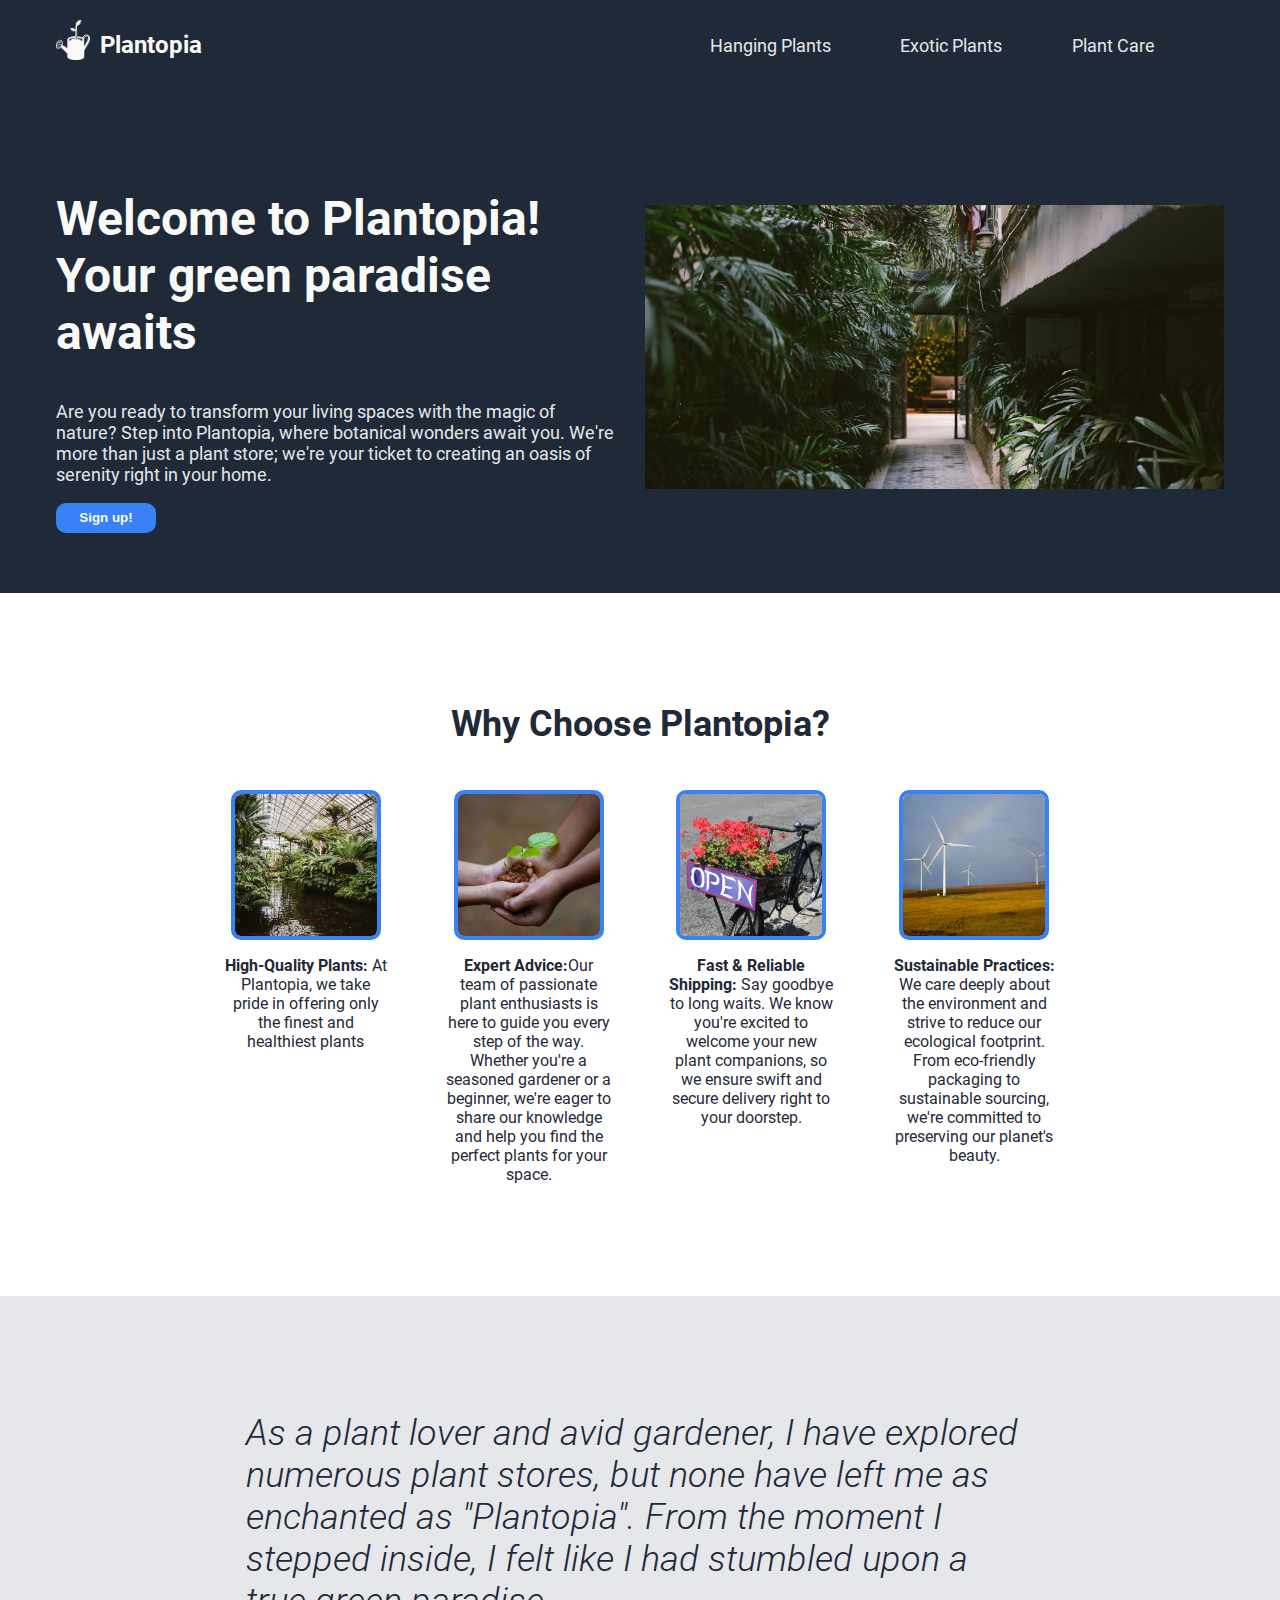
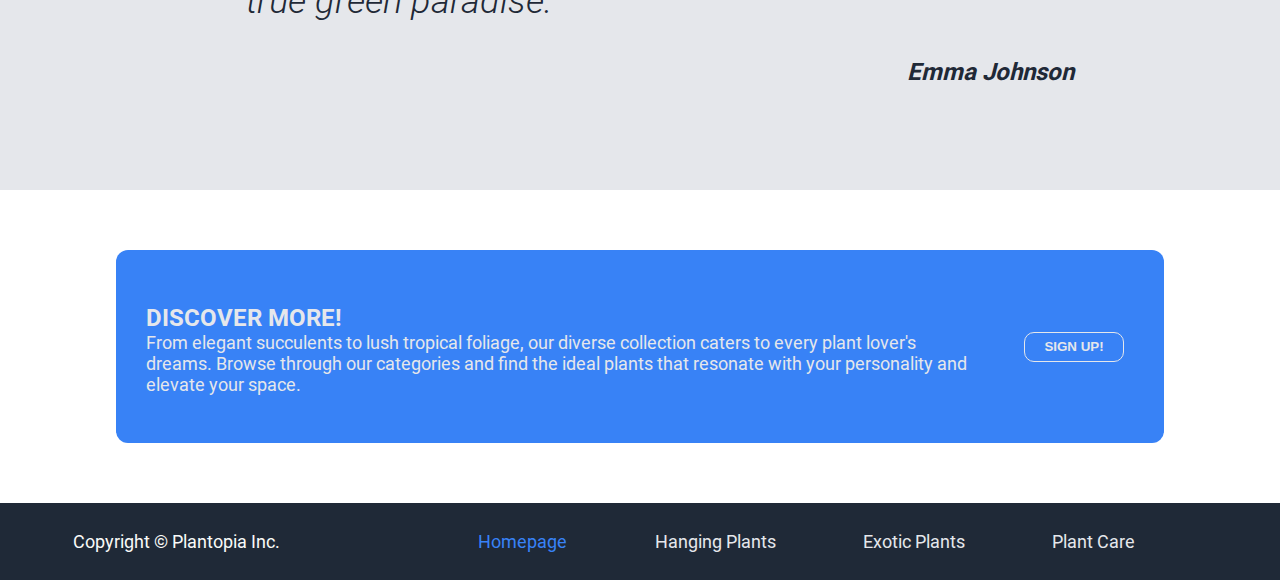
<file: index.html>
<!DOCTYPE html>
<html lang="en">
<head>
    <meta charset="UTF-8">
    <meta name="viewport" content="width=device-width, initial-scale=1.0">
    <link rel="stylesheet" type="text/css" href="style.css">
    <link rel="stylesheet" type="text/css" href="landing_page.css">
    <title>Plantopia</title>
</head>
<body>
    <header>
        <nav>
            <div class="container">
                <div class="row">
                    <a href="./index.html" class="header-logo">
                        <img class="img-logo" src="./img/logo.png" alt="Plantopia's logo; a watering can">
                        <h1>Plantopia</h1>
                    </a>
                    <div class="navigation-links">
                        <a href="./pages/hanging_plants.html">Hanging Plants</a>
                        <a href="./pages/exotic.html">Exotic Plants</a>
                        <a href="./pages/plant-care.html">Plant Care</a>
                    </div>
                </div>
            </div>
        </nav>
    </header>
    <main>
        <section class="main-hero">
            <div class="container row">
                <div class="main-hero-text">
                    <h2 class="main-hero-title">Welcome to Plantopia! Your
                        green paradise awaits</h2>
                    <p class="main-hero-subtext">
                        Are you ready to transform your living spaces with the magic
                        of nature? Step into Plantopia, where botanical wonders await
                        you. We're more than just a plant store; we're your ticket to
                        creating an oasis of serenity right in your home.
                    </p>
                    <button class="btn client-area-button">
                        Sign up!
                    </button>
                </div>
                <picture class="main-hero-img">
                    <img src="./img/main-hero-garden.jpg" alt="Photo of our tropical garden">
                </picture>
            </div>
        </section>
        <section class="container-sm why-plantopia">
            <h2 class="">Why Choose Plantopia?</h2>
            <section class="row">
                <div class="item">
                    <img class="reason-img" src="./img/high-quality-plants.jpg" alt="">
                    <p>
                        <strong>High-Quality Plants:</strong> At Plantopia, we take
                        pride in offering only the finest and healthiest plants
                    </p>
                </div>
                <div class="item">
                    <img class="reason-img" src="./img/expert-advice.jpg" alt="">
                    <p>
                        <strong>Expert Advice:</strong>Our team of passionate plant
                        enthusiasts is here to guide you every step of the way.
                        Whether you're a seasoned gardener or a beginner, we're
                        eager to share our knowledge and help you find the perfect
                        plants for your space.
                    </p>
                </div>
                <div class="item">
                    <img class="reason-img" src="./img/fast-shipping.jpg" alt="">
                    <p>
                        <strong>Fast & Reliable Shipping:</strong> Say goodbye to
                        long waits. We know you're excited to welcome your new
                        plant companions, so we ensure swift and secure delivery
                        right to your doorstep.
                    </p>
                </div>
                <div class="item">
                    <img class="reason-img" src="./img/sustainability.jpg" alt="">
                    <p>
                        <strong>Sustainable Practices:</strong> We care deeply
                        about the environment and strive to reduce our ecological
                        footprint. From eco-friendly packaging to sustainable
                        sourcing, we're committed to preserving our planet's
                        beauty.
                    </p>
                </div>
            </section>
        </section>
        <section class="quote-section">
            <div class="container-sm">
                <blockquote class="quote">
                    As a plant lover and avid gardener, I have explored
                    numerous plant stores, but none have left me as
                    enchanted as "Plantopia". From the moment I
                    stepped inside, I felt like I had stumbled upon a true
                    green paradise.
                </blockquote>
                <cite class="quote-name text-right">
                    <p><b>Emma Johnson</b></p>
                </cite>
            </div>
        </section>
        <section class="container row" ID="cta">
            <div class="call-to-action">
                <div class="info">
                    <h3>DISCOVER MORE!</h3>
                    <p>From elegant succulents to lush tropical foliage, our diverse collection caters to every plant
                        lover's dreams.
                        Browse through our categories and find the ideal plants that resonate with your personality and
                        elevate your space.
                    </p>
                </div>
                <button class="btn">SIGN UP!</button>
            </div>
        </section>
    </main>
    <footer>
        <div class="container row" ID="copyright">
            <p>Copyright © Plantopia Inc.</p>
        </div>
        <div>
            <nav class="navigation-links">
                <a href="./index.html" class="active">Homepage</a>
                <a href="./pages/hanging_plants.html">Hanging Plants</a>
                <a href="./pages/exotic.html">Exotic Plants</a>
                <a href="./pages/plant-care.html">Plant Care</a>
            </nav>
        </div>
    </footer>
</body>
</html>
</file>
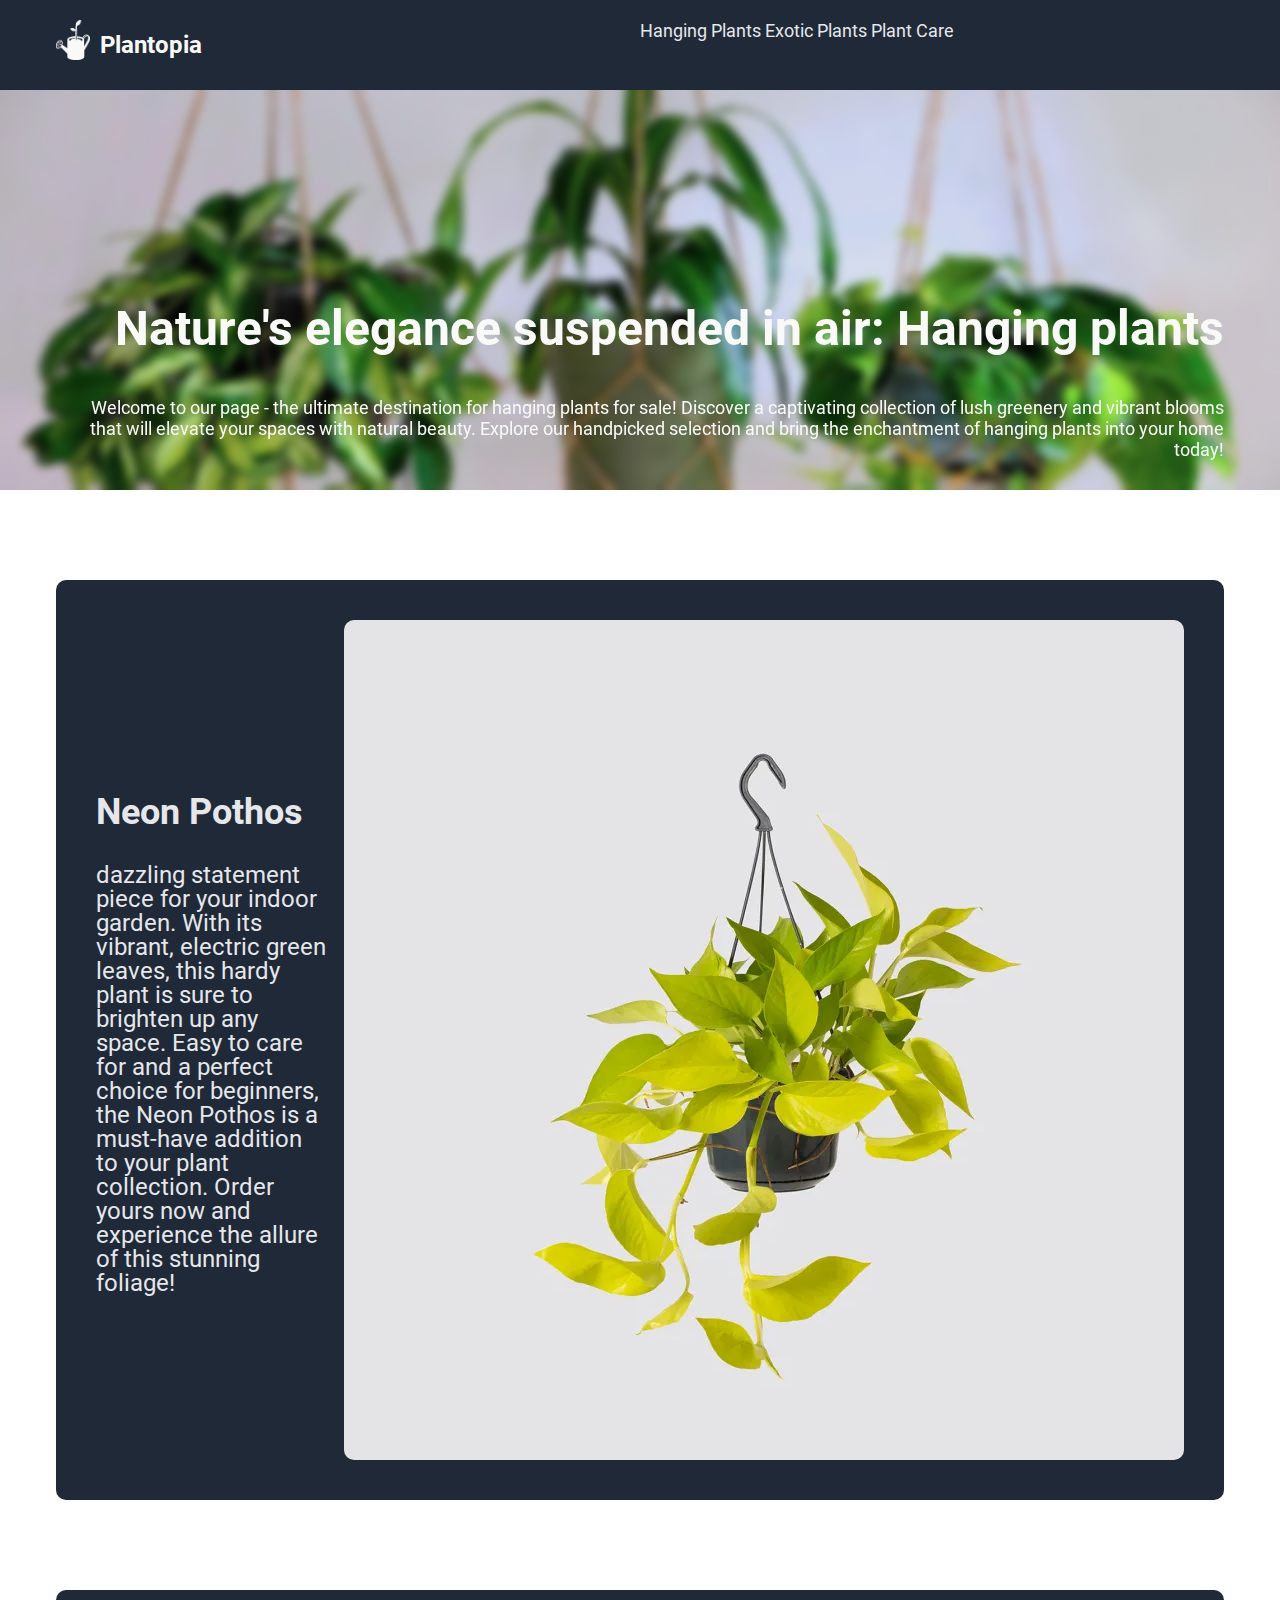
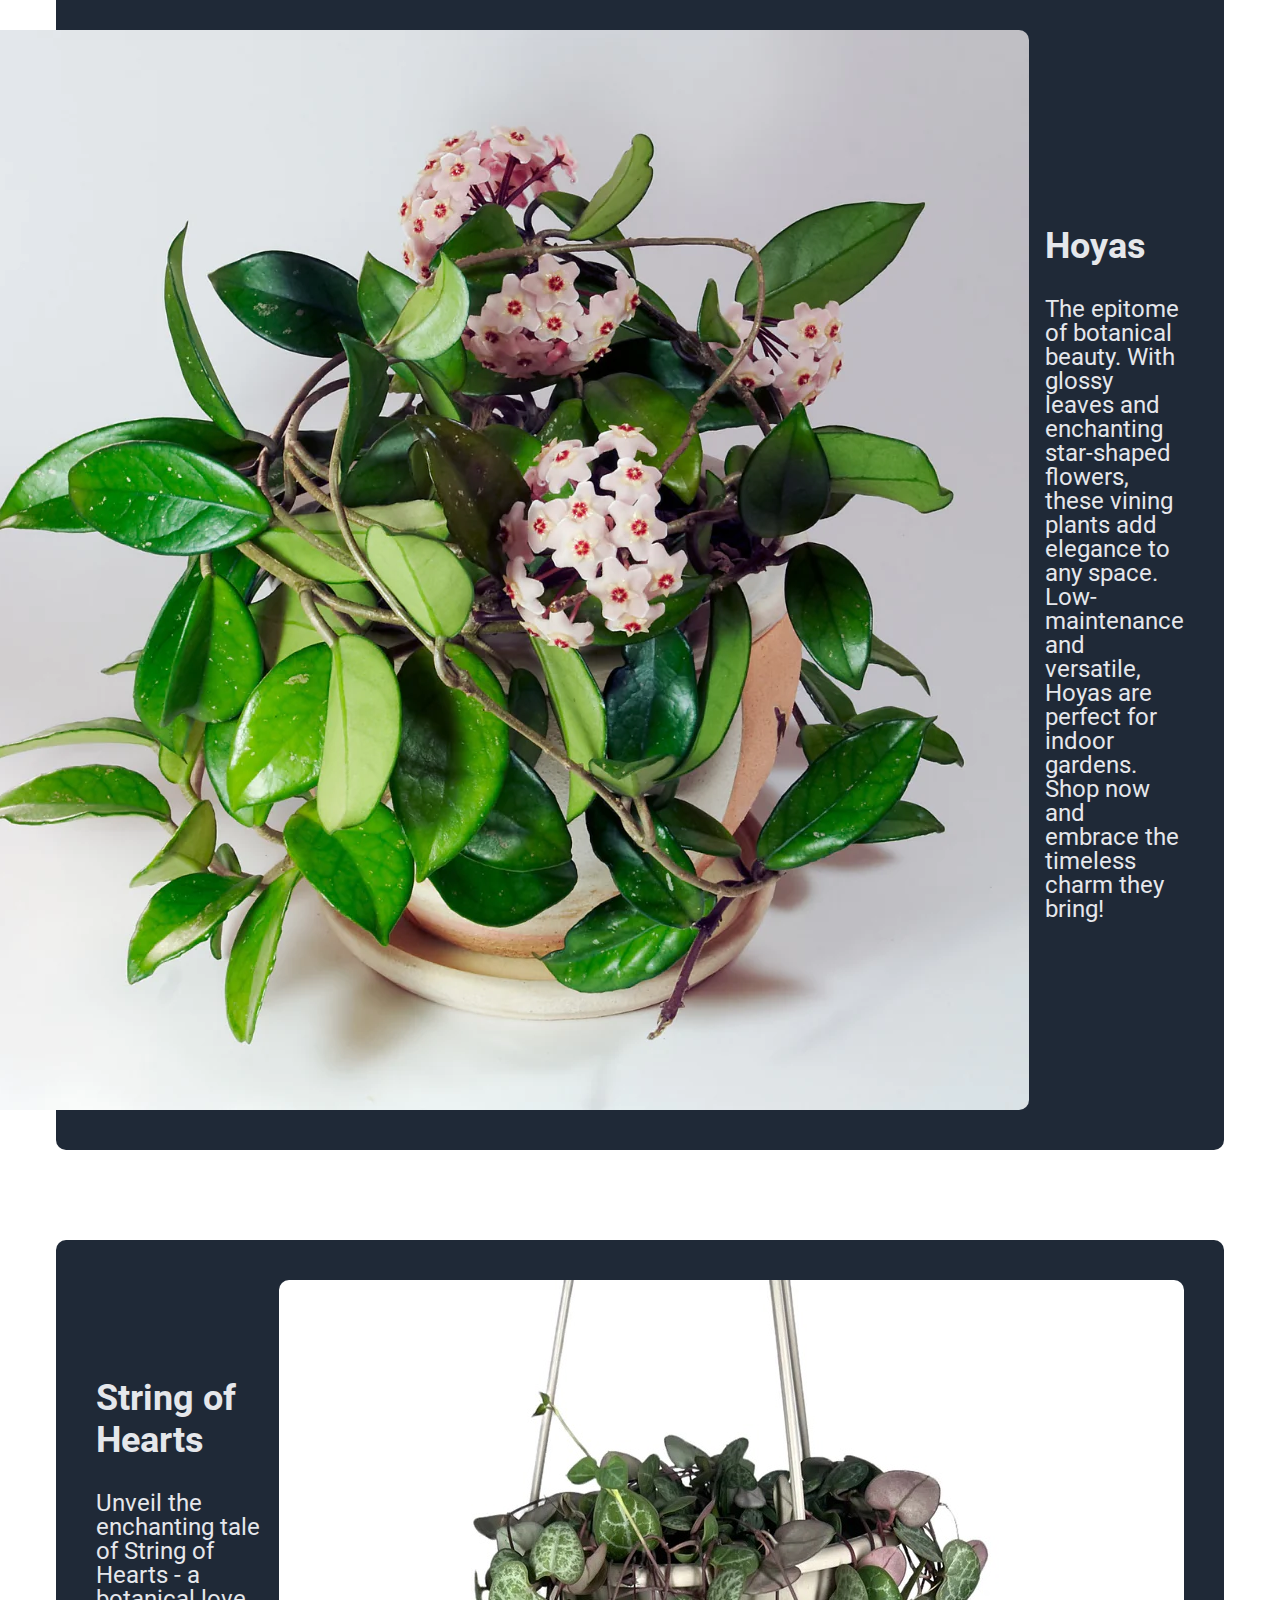
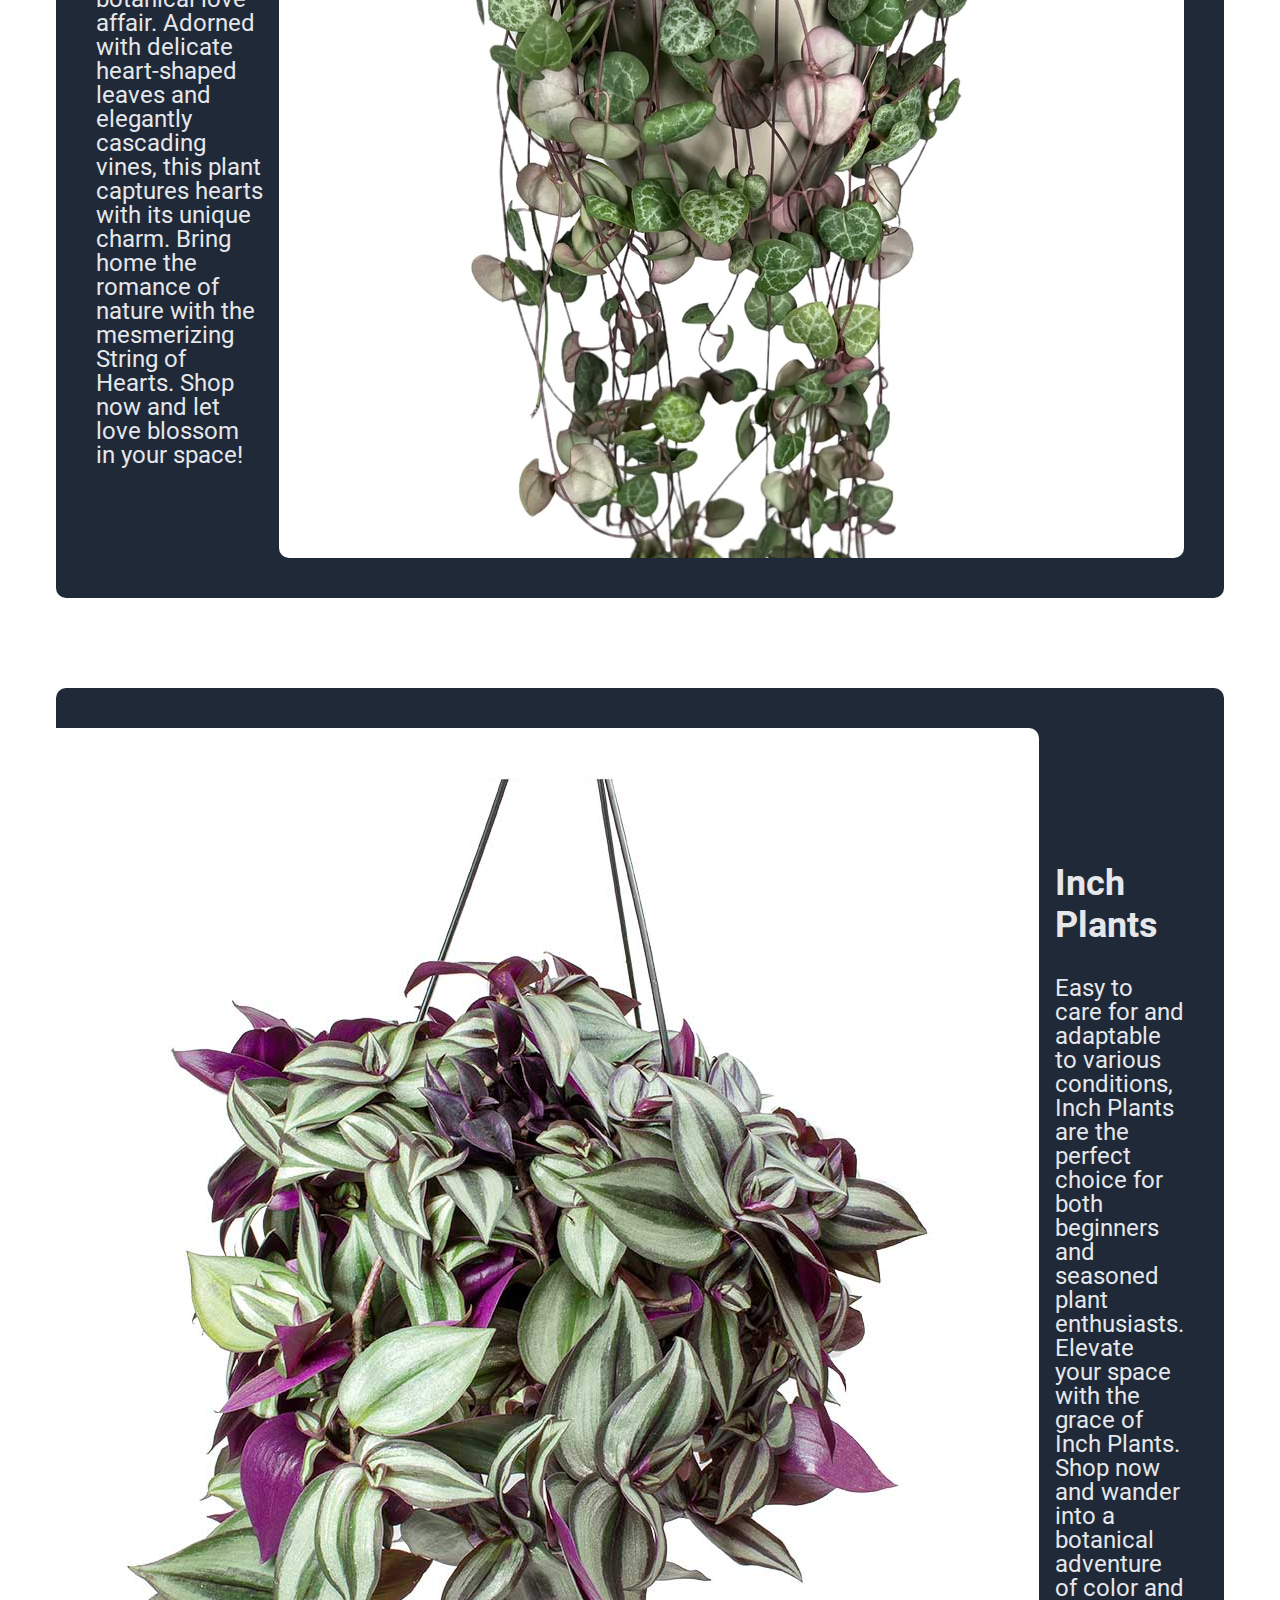
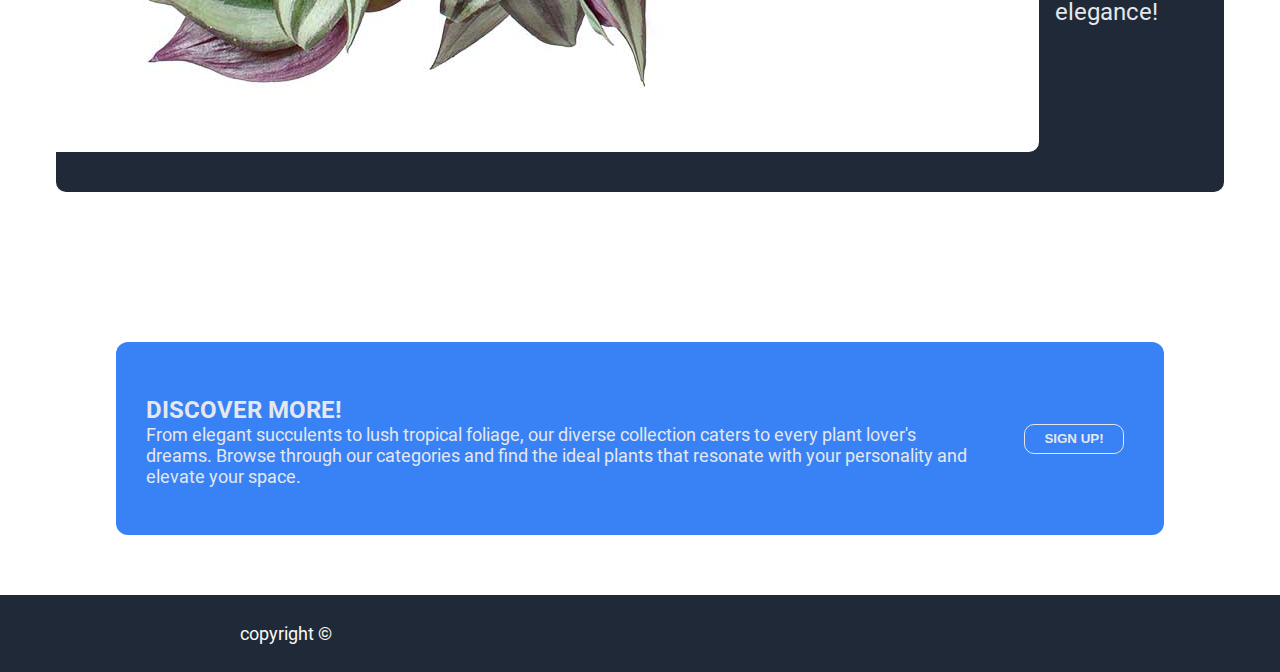
<file: hanging_plants.html>
<!doctype html>
<html lang="en">

<head>
    <meta charset="UTF-8">
    <meta name="viewport"
        content="width=device-width, user-scalable=no, initial-scale=1.0, maximum-scale=1.0, minimum-scale=1.0">
    <meta http-equiv="X-UA-Compatible" content="ie=edge">
    <link rel="stylesheet" type="text/css" href="style.css">
    <link rel="stylesheet" type="text/css" href="card.css">


    <title>Hanging Plants</title>
</head>

<body>
    <header>
        <nav>
            <div class="container">
                <div class="row">
                    <a href="./index.html" class="header-logo">
                        <img class="img-logo" src="./img/logo.png" alt="Plantopia's logo; a watering can">
                        <h1>Plantopia</h1>
                    </a>
                    <div class="header-links">
                        <a href="./hanging_plants.html" class="active">Hanging Plants</a>
                        <a href="./pages/exotic.html">Exotic Plants</a>
                        <a href="./pages/plant-care.html">Plant Care</a>
                    </div>
                </div>
            </div>
        </nav>
    </header>
    <main>
        <section class="hero hanging_plants">
            <div class="hero-overlay ">
                <div class="container">
                    <h2>Nature's elegance suspended in air: Hanging plants</h2>
                    <p class="m-0 ">
                        Welcome to our page - the ultimate destination for hanging plants for sale! Discover a
                        captivating collection of lush greenery and vibrant
                        blooms that will elevate your spaces with natural beauty. Explore our handpicked selection and
                        bring
                        the enchantment of hanging plants into your home today!
                    </p>
                </div>

            </div>
        </section>
        <section class="container">
            <div class="plants">
                <div class="card">
                    <div class="card-text pe-2">
                        <h2>Neon Pothos</h2>
                        <p>
                            dazzling statement piece for your indoor garden.
                            With its vibrant, electric green leaves, this hardy plant is sure to brighten up any space.
                            Easy to care for and a perfect choice for beginners, the Neon Pothos is a must-have addition
                            to
                            your plant collection.
                            Order yours now and experience the allure of this stunning foliage!
                        </p>
                    </div>
                    <img src="./img/neon_pothos.jpg" alt="Neon Pothos" class="card-pic">
                </div>
                <div class="card">
                    <div class="card-text ps-2">
                        <h2>Hoyas</h2>
                        <p>
                            The epitome of botanical beauty. With glossy leaves and enchanting
                            star-shaped
                            flowers,
                            these vining plants add elegance to any space. Low-maintenance and versatile, Hoyas are
                            perfect
                            for indoor gardens.
                            Shop now and embrace the timeless charm they bring!
                        </p>
                    </div>
                    <img src="./img/hoya.jpg" alt="Hoyas" class="card-pic">
                </div>
                <div class="card">
                    <div class="card-text pe-2">
                        <h2>String of Hearts</h2>
                        <p>
                            Unveil the enchanting tale of String of Hearts - a botanical love affair. Adorned with
                            delicate
                            heart-shaped leaves and elegantly cascading vines,
                            this plant captures hearts with its unique charm. Bring home the romance of nature with the
                            mesmerizing String of Hearts.
                            Shop now and let love blossom in your space!
                        </p>
                    </div>

                    <img src="./img/String_of_hearts.jpg" alt="String of Pearls" class="card-pic">
                </div>
                <div class="card">
                    <div class="card-text ps-2">
                        <h2>Inch Plants</h2>
                        <p>
                            Easy to care for and adaptable to various conditions, Inch Plants are the
                            perfect choice for
                            both beginners and seasoned plant enthusiasts.
                            Elevate your space with the grace of Inch Plants. Shop now and wander into a botanical
                            adventure
                            of color and elegance!
                        </p>
                    </div>

                    <img src="./img/inch_plant.jpg" alt="Inch Plant" class="card-pic">
                </div>

            </div>
        </section>
        <section class="container row" ID="cta">
            <div class="call-to-action">
                <div class="info">
                    <h3>DISCOVER MORE!</h3>
                    <p>From elegant succulents to lush tropical foliage, our diverse collection caters to every plant
                        lover's dreams.
                        Browse through our categories and find the ideal plants that resonate with your personality and
                        elevate your space.
                    </p>
                </div>
                <button class="btn">SIGN UP!</button>
            </div>
        </section>

    </main>
    <footer>
        <div class="container row" ID="copyright">
            <p>copyright ©</p>
        </div>
    </footer>
</body>

</html>
</file>
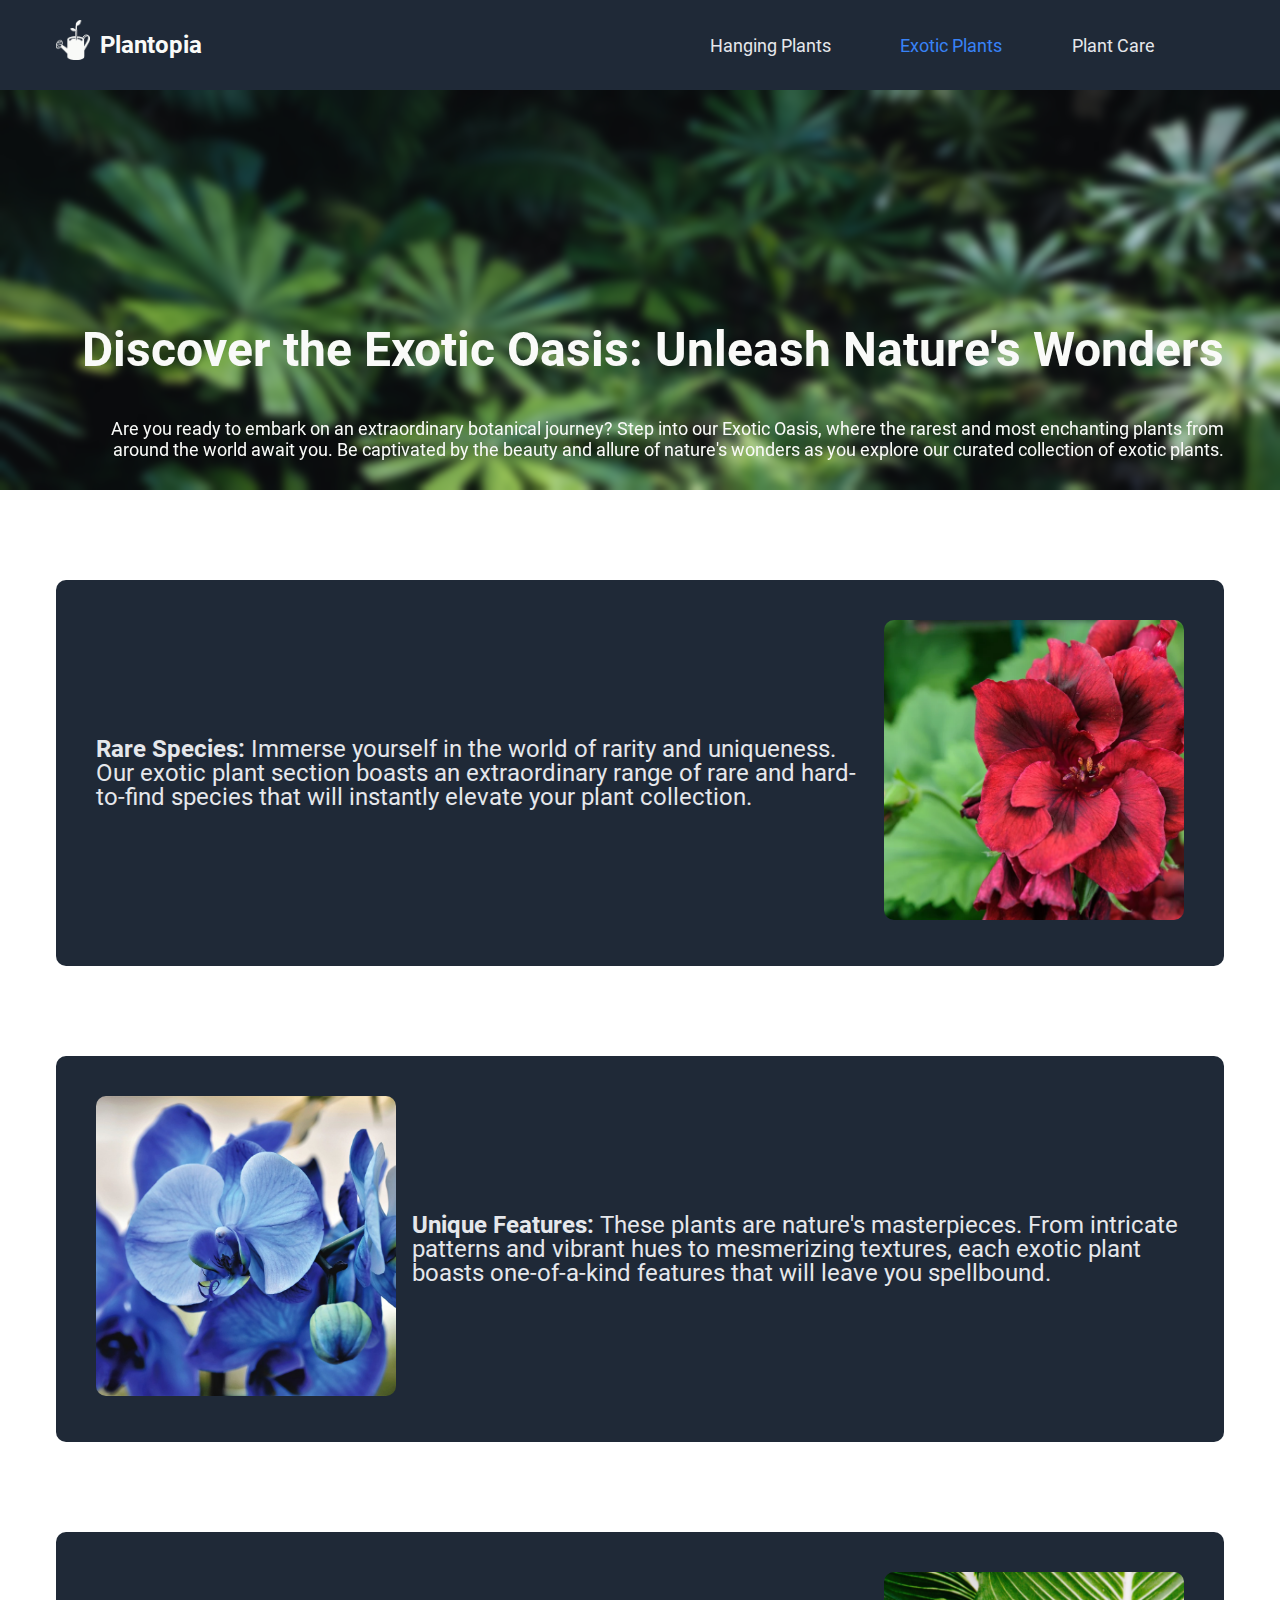
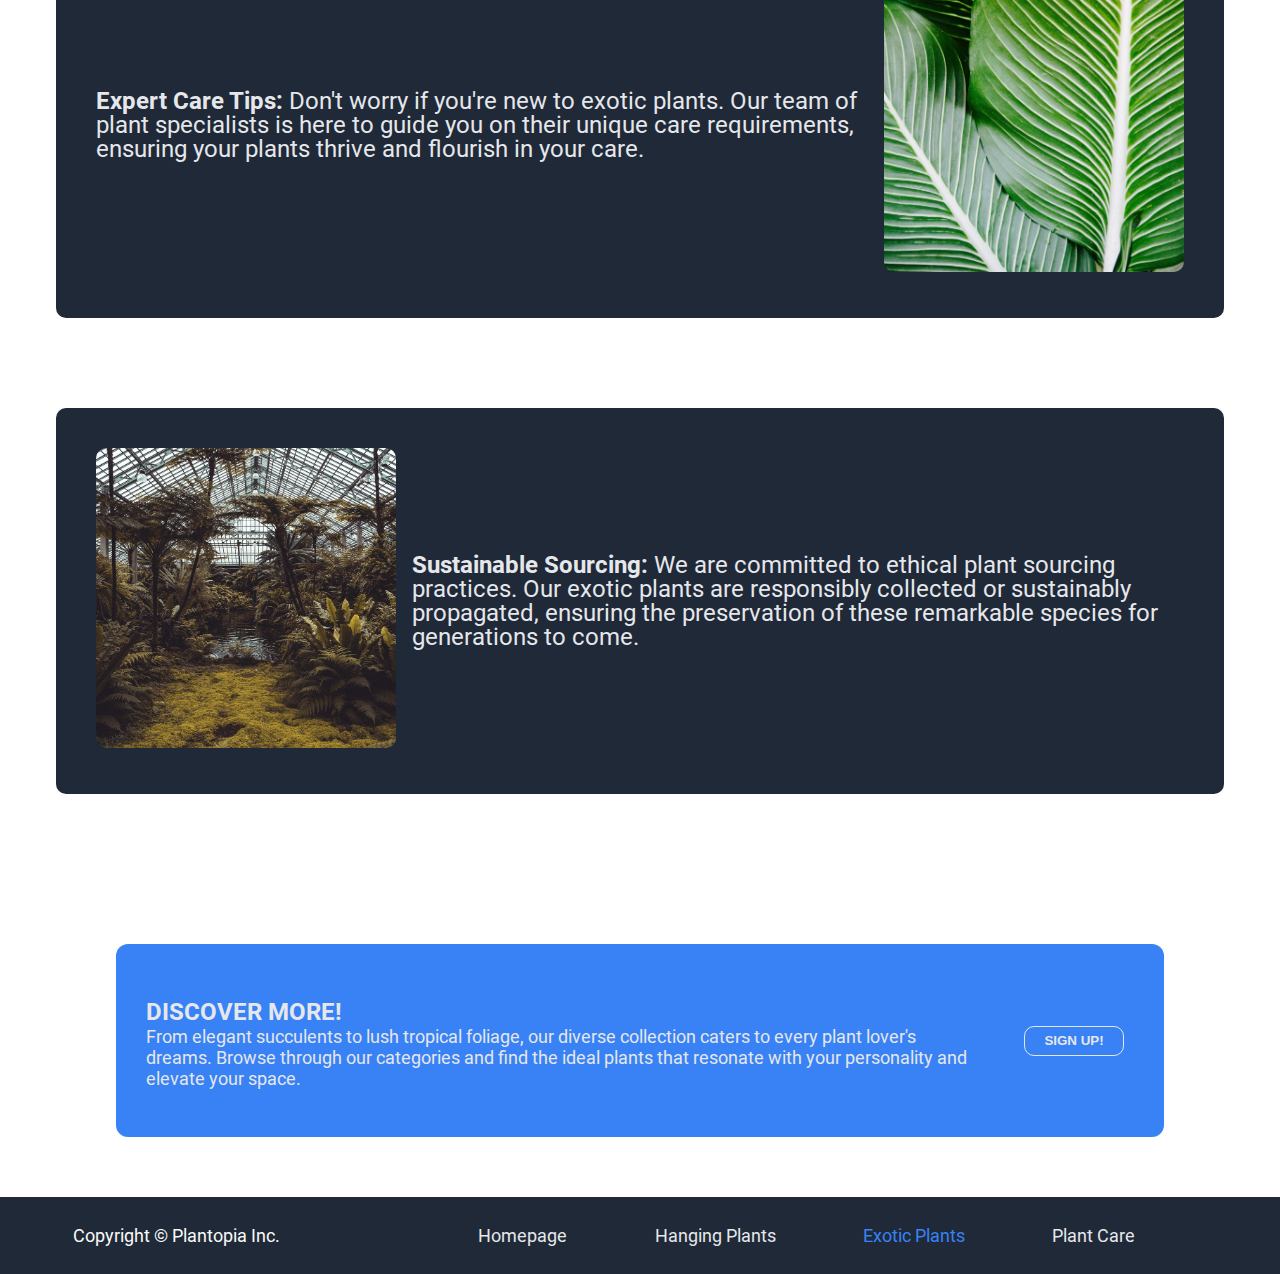
<file: pages/exotic.html>
<!doctype html>
<html lang="en">
<head>
    <meta charset="UTF-8">
    <meta name="viewport"
          content="width=device-width, user-scalable=no, initial-scale=1.0, maximum-scale=1.0, minimum-scale=1.0">
    <meta http-equiv="X-UA-Compatible" content="ie=edge">
    <link rel="stylesheet" type="text/css" href="../style.css">
    <link rel="stylesheet" type="text/css" href="../card.css">
    <title>Exotic Plants</title>
</head>
<body>
    <header>
        <nav>
            <div class="container">
                <div class="row">
                    <a href="../index.html" class="header-logo">
                        <img class="img-logo" src="../img/logo.png" alt="Plantopia's logo; a watering can">
                        <h1>Plantopia</h1>
                    </a>
                    <div class="navigation-links">
                        <a href="./hanging_plants.html">Hanging Plants</a>
                        <a href="./exotic.html" class="active">Exotic Plants</a>
                        <a href="./plant-care.html">Plant Care</a>
                    </div>
                </div>
            </div>
        </nav>
    </header>
    <main>
        <section class="hero exotic">
            <div class="hero-overlay">
                <div class="container">
                    <h2>Discover the Exotic Oasis: Unleash Nature's Wonders</h2>
                    <p class="m-0">
                        Are you ready to embark on an extraordinary botanical
                        journey? Step into our Exotic Oasis, where the rarest and
                        most enchanting plants from around the world await you. Be
                        captivated by the beauty and allure of nature's wonders as
                        you explore our curated collection of exotic plants.
                    </p>
                </div>
            </div>
        </section>
        <section class="container">
            <div class="plants">
                <div class="card">
                    <div class="card-text pe-2">
                        <p>
                            <strong>Rare Species:</strong> Immerse yourself in
                            the world of rarity and uniqueness. Our exotic
                            plant section boasts an extraordinary range of rare
                            and hard-to-find species that will instantly
                            elevate your plant collection.
                        </p>
                    </div>
                    <picture class="card-pic">
                        <img src="../img/dark_secret.webp" alt="One of the regal
                            pelargoniums, ‘Dark Secret’">
                    </picture>
                </div>
                <div class="card">
                    <div class="card-text ps-2">
                        <p>
                            <strong>Unique Features:</strong> These plants are
                            nature's masterpieces. From intricate patterns and
                            vibrant hues to mesmerizing textures, each exotic plant
                            boasts one-of-a-kind features that will leave you
                            spellbound.
                        </p>
                    </div>
                    <picture class="card-pic">
                        <img src="../img/orchids.jpg" alt="Some of our intense
                                colored, healthy orchids">
                    </picture>
                </div>
                <div class="card">
                    <div class="card-text pe-2">
                        <p>
                            <strong>Expert Care Tips:</strong> Don't worry if
                            you're new to exotic plants. Our team of plant
                            specialists is here to guide you on their unique care
                            requirements, ensuring your plants thrive and flourish
                            in your care.
                        </p>
                    </div>
                    <picture class="card-pic">
                        <img src="../img/palm.jpg" alt="">
                    </picture>
                </div>
                <div class="card">
                    <div class="card-text ps-2">
                        <p>
                            <strong>Sustainable Sourcing:</strong> We are committed
                            to ethical plant sourcing practices. Our exotic plants
                            are responsibly collected or sustainably propagated,
                            ensuring the preservation of these remarkable species
                            for generations to come.
                        </p>
                    </div>
                    <picture class="card-pic">
                        <img src="../img/sustainable-sources.jpg" alt="We only work
                            with certified providers">
                    </picture>
                </div>
            </div>
        </section>
        </section>
        <section class="container row" ID="cta">
            <div class="call-to-action">
                <div class="info">
                    <h3>DISCOVER MORE!</h3>
                    <p>From elegant succulents to lush tropical foliage, our diverse collection caters to every plant
                        lover's dreams.
                        Browse through our categories and find the ideal plants that resonate with your personality and
                        elevate your space.
                    </p>
                </div>
                <button class="btn">SIGN UP!</button>
            </div>
        </section>
    </main>
    <footer>
        <div class="container row" ID="copyright">
            <p>Copyright © Plantopia Inc.</p>
        </div>
        <div>
            <nav class="navigation-links">
                <a href="../index.html">Homepage</a>
                <a href="./hanging_plants.html">Hanging Plants</a>
                <a href="./exotic.html" class="active">Exotic Plants</a>
                <a href="./plant-care.html">Plant Care</a>
            </nav>
        </div>
    </footer>
</body>
</html>
</file>
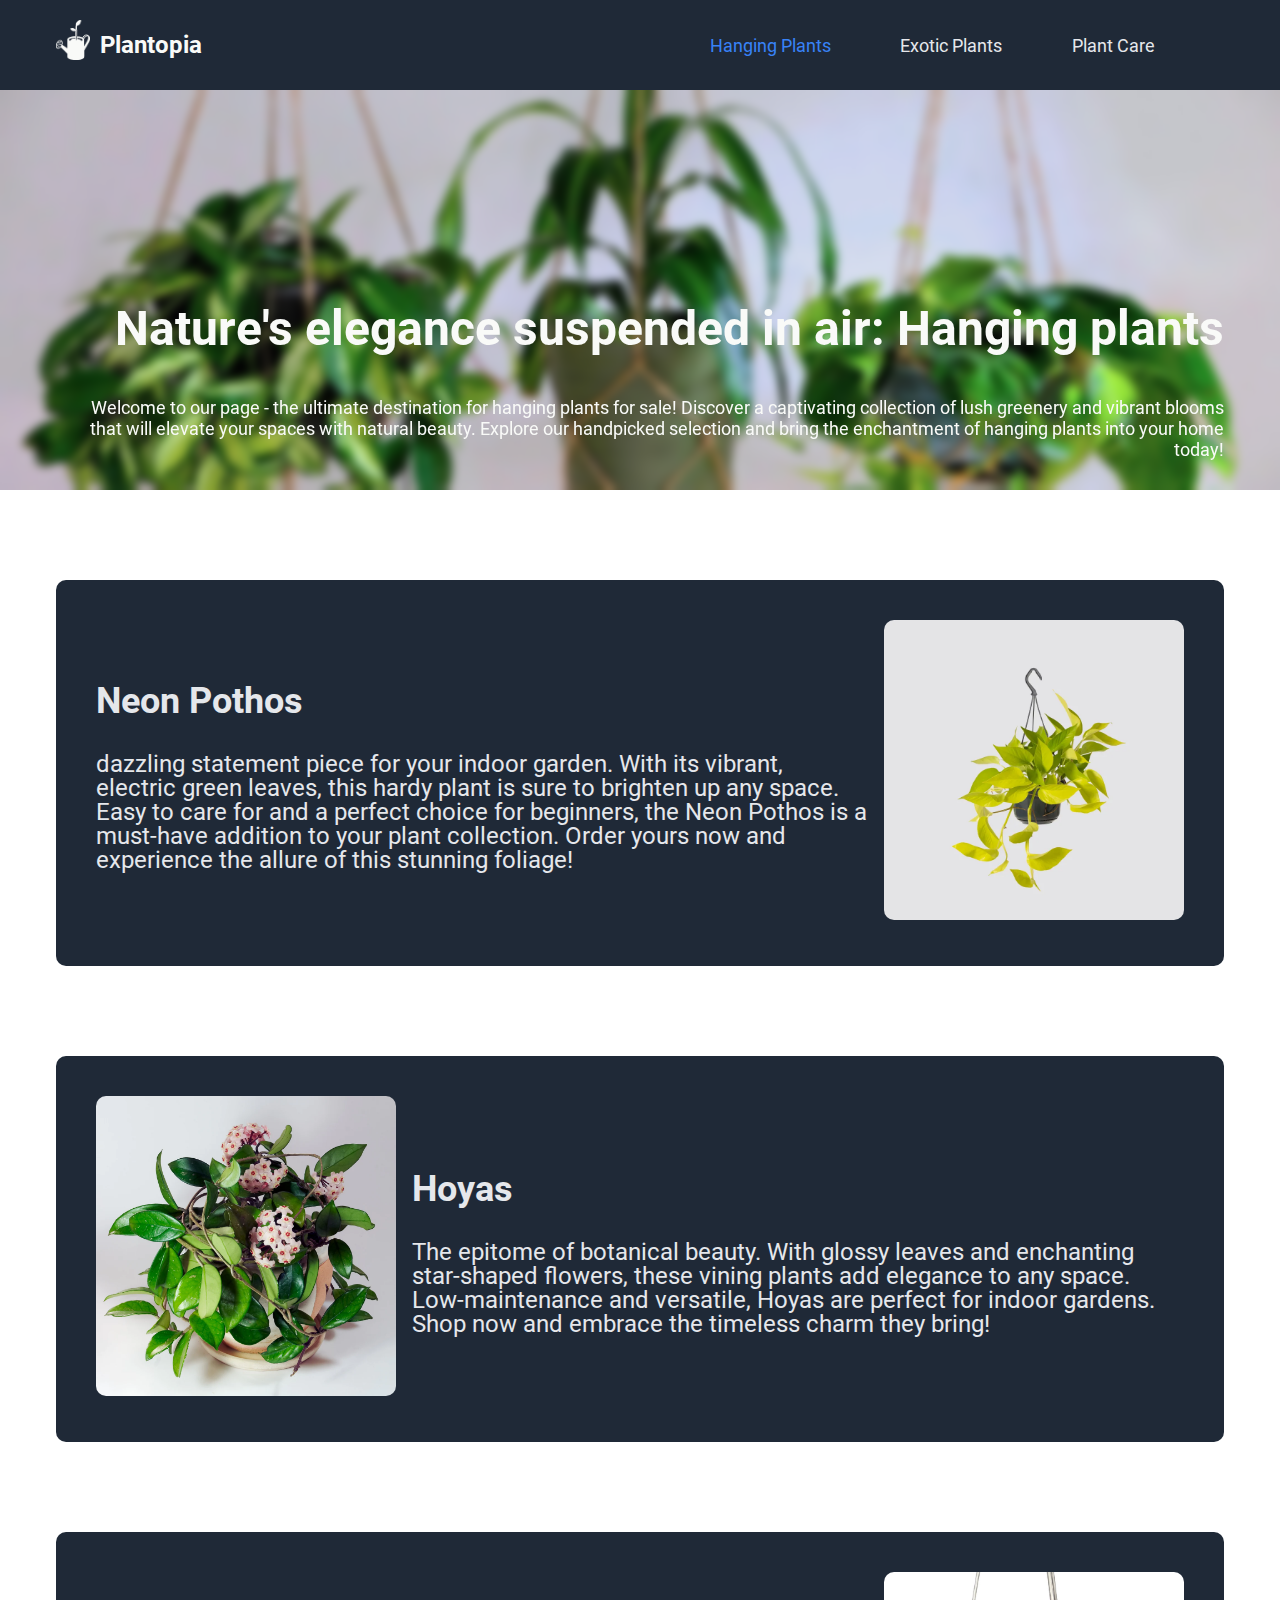
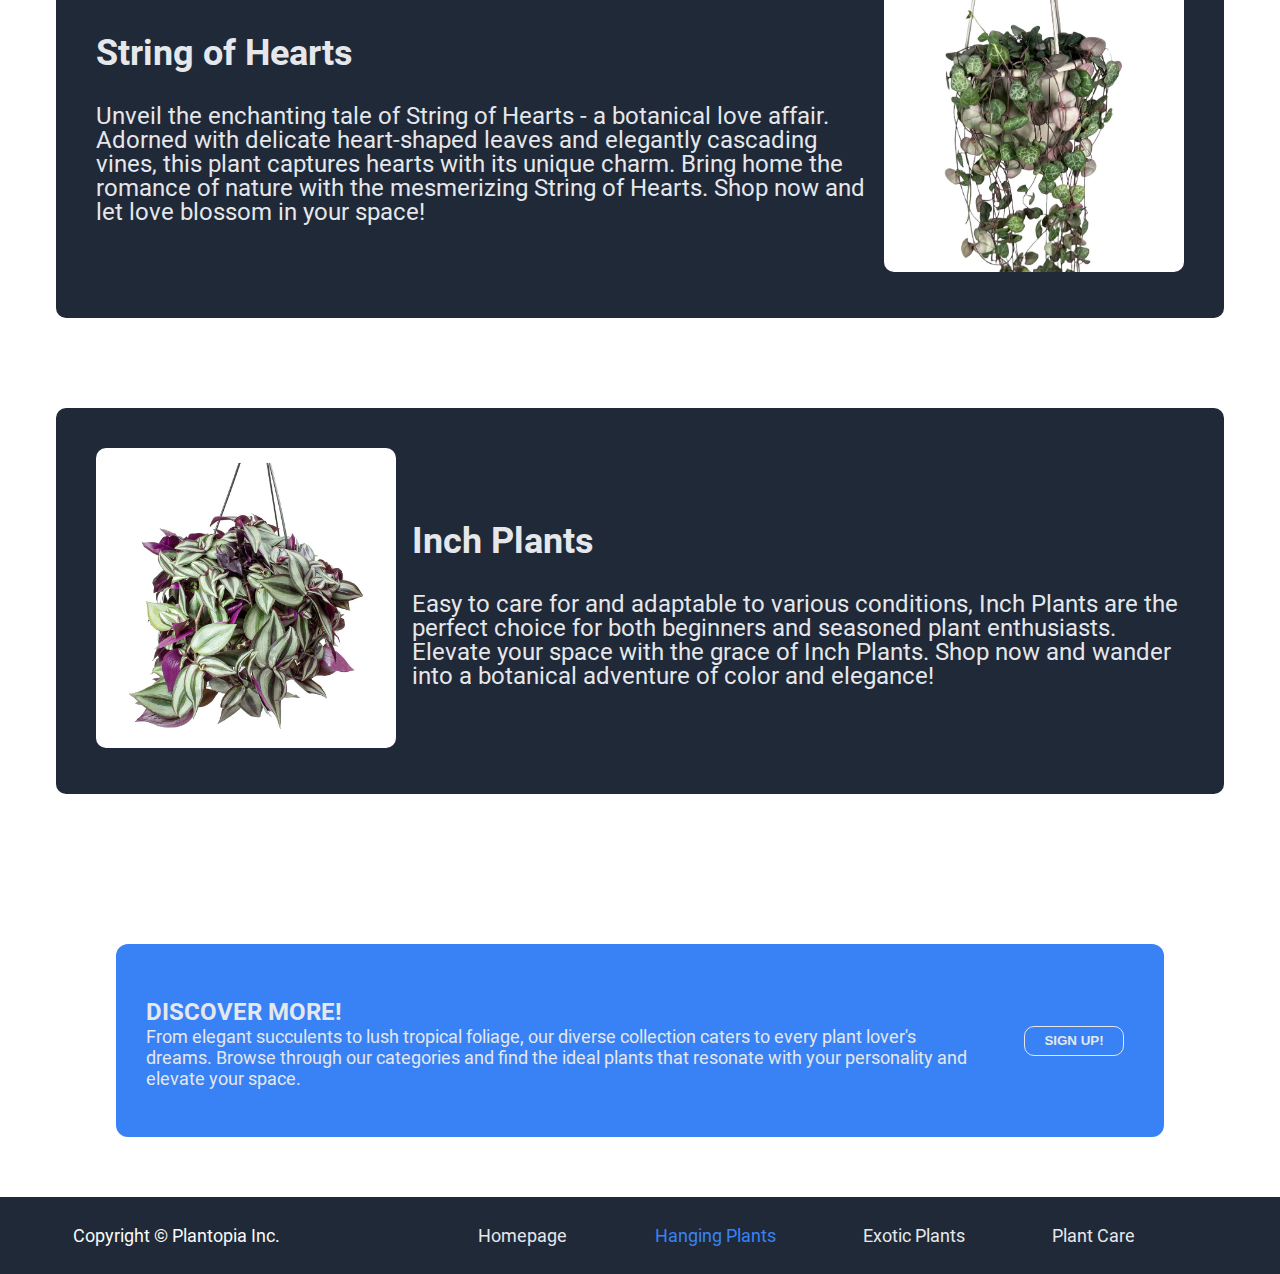
<file: pages/hanging_plants.html>
<!doctype html>
<html lang="en">

<head>
    <meta charset="UTF-8">
    <meta name="viewport"
        content="width=device-width, user-scalable=no, initial-scale=1.0, maximum-scale=1.0, minimum-scale=1.0">
    <meta http-equiv="X-UA-Compatible" content="ie=edge">
    <link rel="stylesheet" type="text/css" href="../style.css">
    <link rel="stylesheet" type="text/css" href="../card.css">


    <title>Hanging Plants</title>
</head>

<body>
    <header>
        <nav>
            <div class="container">
                <div class="row">
                    <a href="../index.html" class="header-logo">
                        <img class="img-logo" src="../img/logo.png" alt="Plantopia's logo; a watering can">
                        <h1>Plantopia</h1>
                    </a>
                    <div class="navigation-links">
                        <a href="./hanging_plants.html" class="active">Hanging Plants</a>
                        <a href="./exotic.html">Exotic Plants</a>
                        <a href="./plant-care.html">Plant Care</a>
                    </div>
                </div>
            </div>
        </nav>
    </header>
    <main>
        <section class="hero hanging_plants">
            <div class="hero-overlay ">
                <div class="container">
                    <h2>Nature's elegance suspended in air: Hanging plants</h2>
                    <p class="m-0 ">
                        Welcome to our page - the ultimate destination for hanging plants for sale! Discover a
                        captivating collection of lush greenery and vibrant
                        blooms that will elevate your spaces with natural beauty. Explore our handpicked selection and
                        bring
                        the enchantment of hanging plants into your home today!
                    </p>
                </div>

            </div>
        </section>
        <section class="container">
            <div class="plants">
                <div class="card">
                    <div class="card-text pe-2">
                        <h2>Neon Pothos</h2>
                        <p>
                            dazzling statement piece for your indoor garden.
                            With its vibrant, electric green leaves, this hardy plant is sure to brighten up any space.
                            Easy to care for and a perfect choice for beginners, the Neon Pothos is a must-have addition
                            to
                            your plant collection.
                            Order yours now and experience the allure of this stunning foliage!
                        </p>
                    </div>
                    <picture class="card-pic">
                        <img src="../img/neon_pothos.jpg" alt="Neon Pothos">
                    </picture>
                </div>
                <div class="card">
                    <div class="card-text ps-2">
                        <h2>Hoyas</h2>
                        <p>
                            The epitome of botanical beauty. With glossy leaves and enchanting
                            star-shaped
                            flowers,
                            these vining plants add elegance to any space. Low-maintenance and versatile, Hoyas are
                            perfect
                            for indoor gardens.
                            Shop now and embrace the timeless charm they bring!
                        </p>
                    </div>
                    <picture class="card-pic">
                        <img src="../img/hoya.jpg" alt="Hoyas">
                    </picture>
                </div>
                <div class="card">
                    <div class="card-text pe-2">
                        <h2>String of Hearts</h2>
                        <p>
                            Unveil the enchanting tale of String of Hearts - a botanical love affair. Adorned with
                            delicate
                            heart-shaped leaves and elegantly cascading vines,
                            this plant captures hearts with its unique charm. Bring home the romance of nature with the
                            mesmerizing String of Hearts.
                            Shop now and let love blossom in your space!
                        </p>
                    </div>
                    <picture class="card-pic">
                        <img src="../img/String_of_hearts.jpg" alt="String of Pearls">
                    </picture>
                </div>
                <div class="card">
                    <div class="card-text ps-2">
                        <h2>Inch Plants</h2>
                        <p>
                            Easy to care for and adaptable to various conditions, Inch Plants are the
                            perfect choice for
                            both beginners and seasoned plant enthusiasts.
                            Elevate your space with the grace of Inch Plants. Shop now and wander into a botanical
                            adventure
                            of color and elegance!
                        </p>
                    </div>
                    <picture class="card-pic">
                        <img src="../img/inch_plant.jpg" alt="Inch Plant">
                    </picture>
                </div>

            </div>
        </section>
        <section class="container row" ID="cta">
            <div class="call-to-action">
                <div class="info">
                    <h3>DISCOVER MORE!</h3>
                    <p>From elegant succulents to lush tropical foliage, our diverse collection caters to every plant
                        lover's dreams.
                        Browse through our categories and find the ideal plants that resonate with your personality and
                        elevate your space.
                    </p>
                </div>
                <button class="btn">SIGN UP!</button>
            </div>
        </section>

    </main>
    <footer>
        <div class="container row" ID="copyright">
            <p>Copyright © Plantopia Inc.</p>
        </div>
        <div>
            <nav class="navigation-links">
                <a href="../index.html">Homepage</a>
                <a href="./hanging_plants.html" class="active">Hanging Plants</a>
                <a href="./exotic.html">Exotic Plants</a>
                <a href="./plant-care.html">Plant Care</a>
            </nav>
        </div>
    </footer>
</body>

</html>
</file>
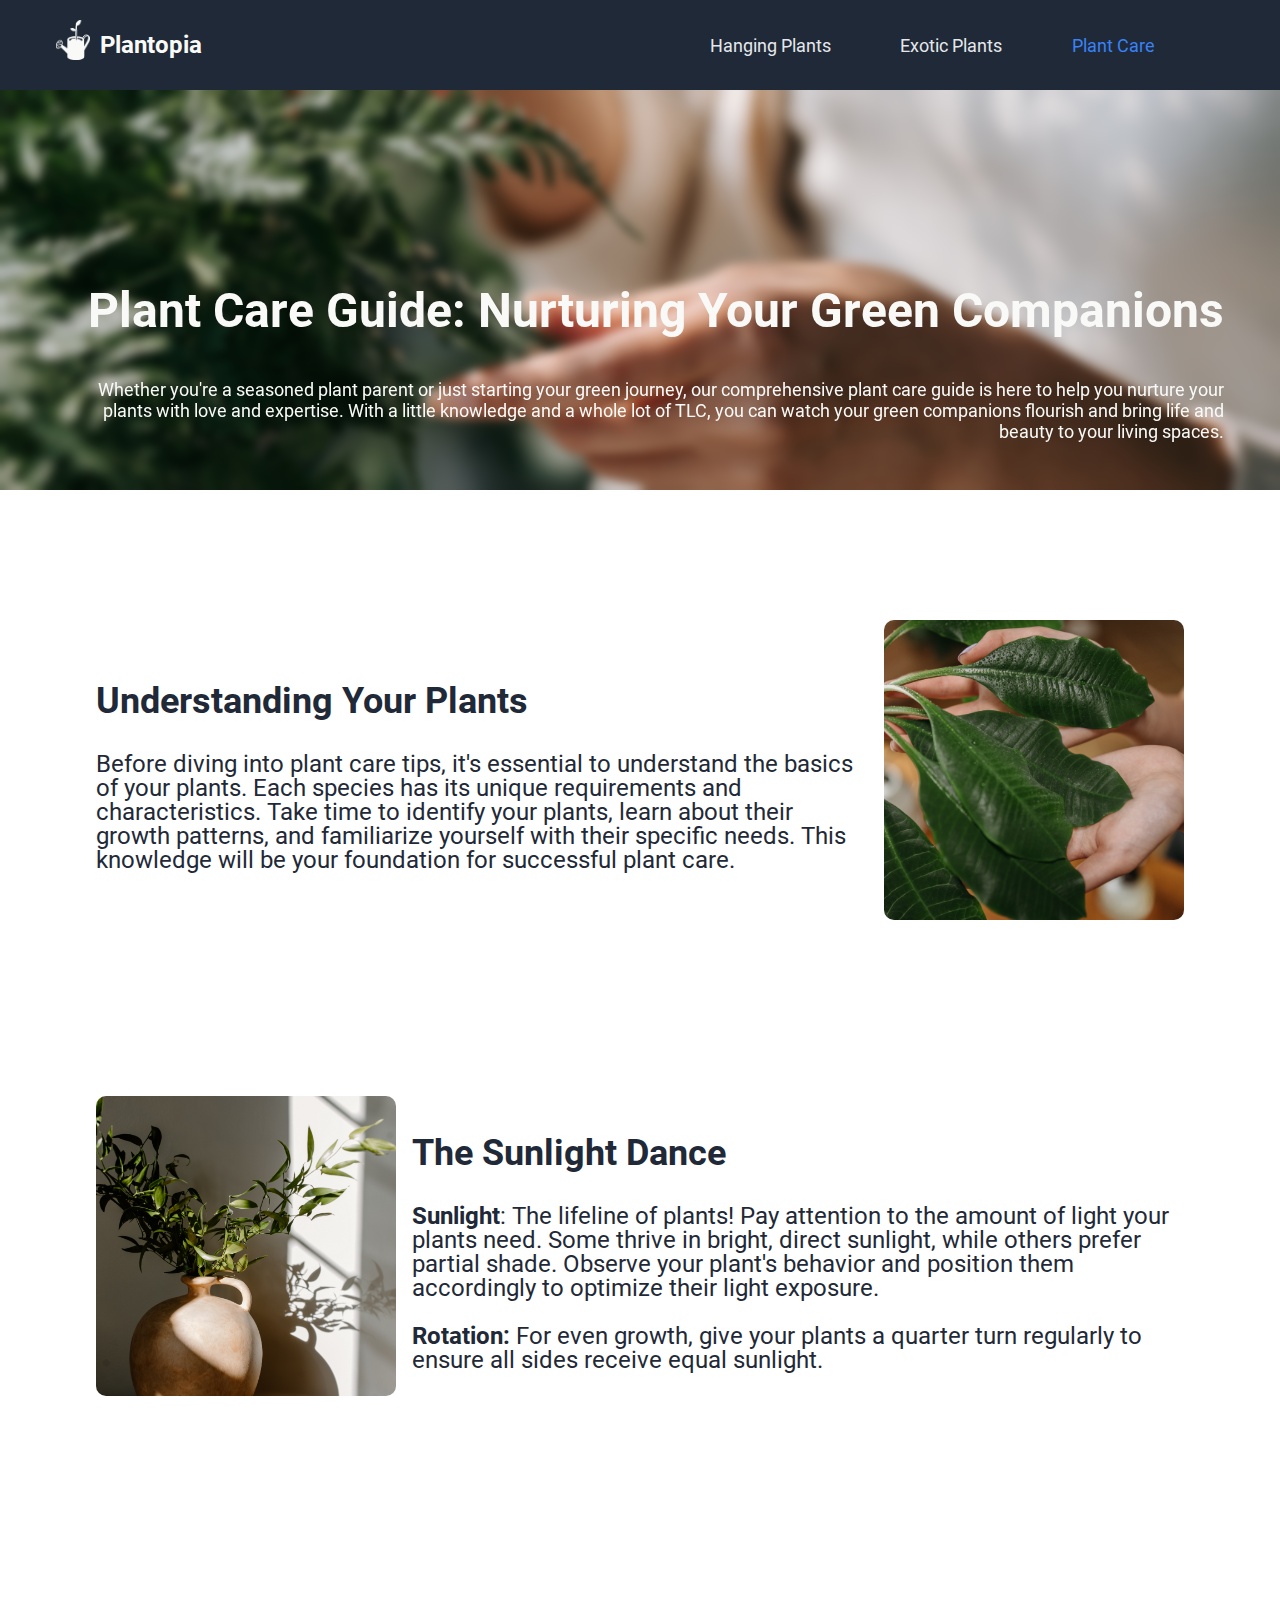
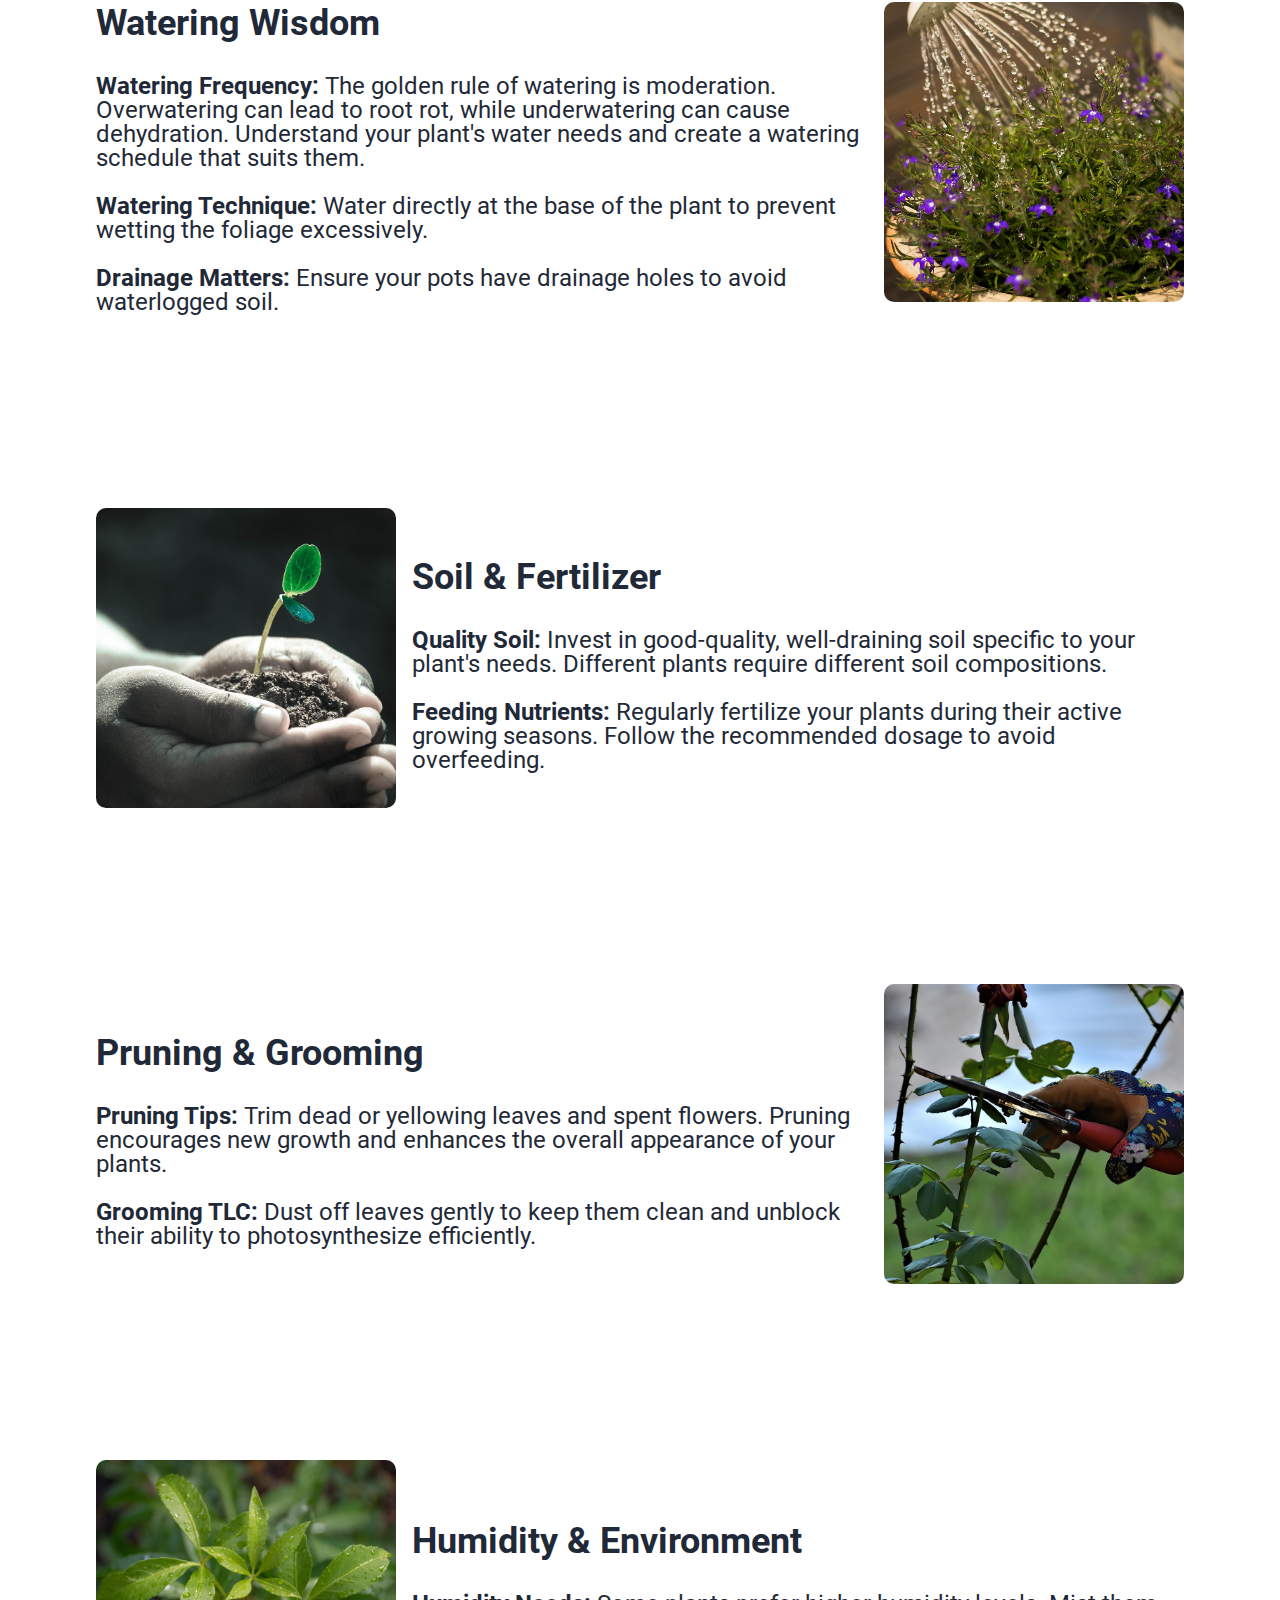
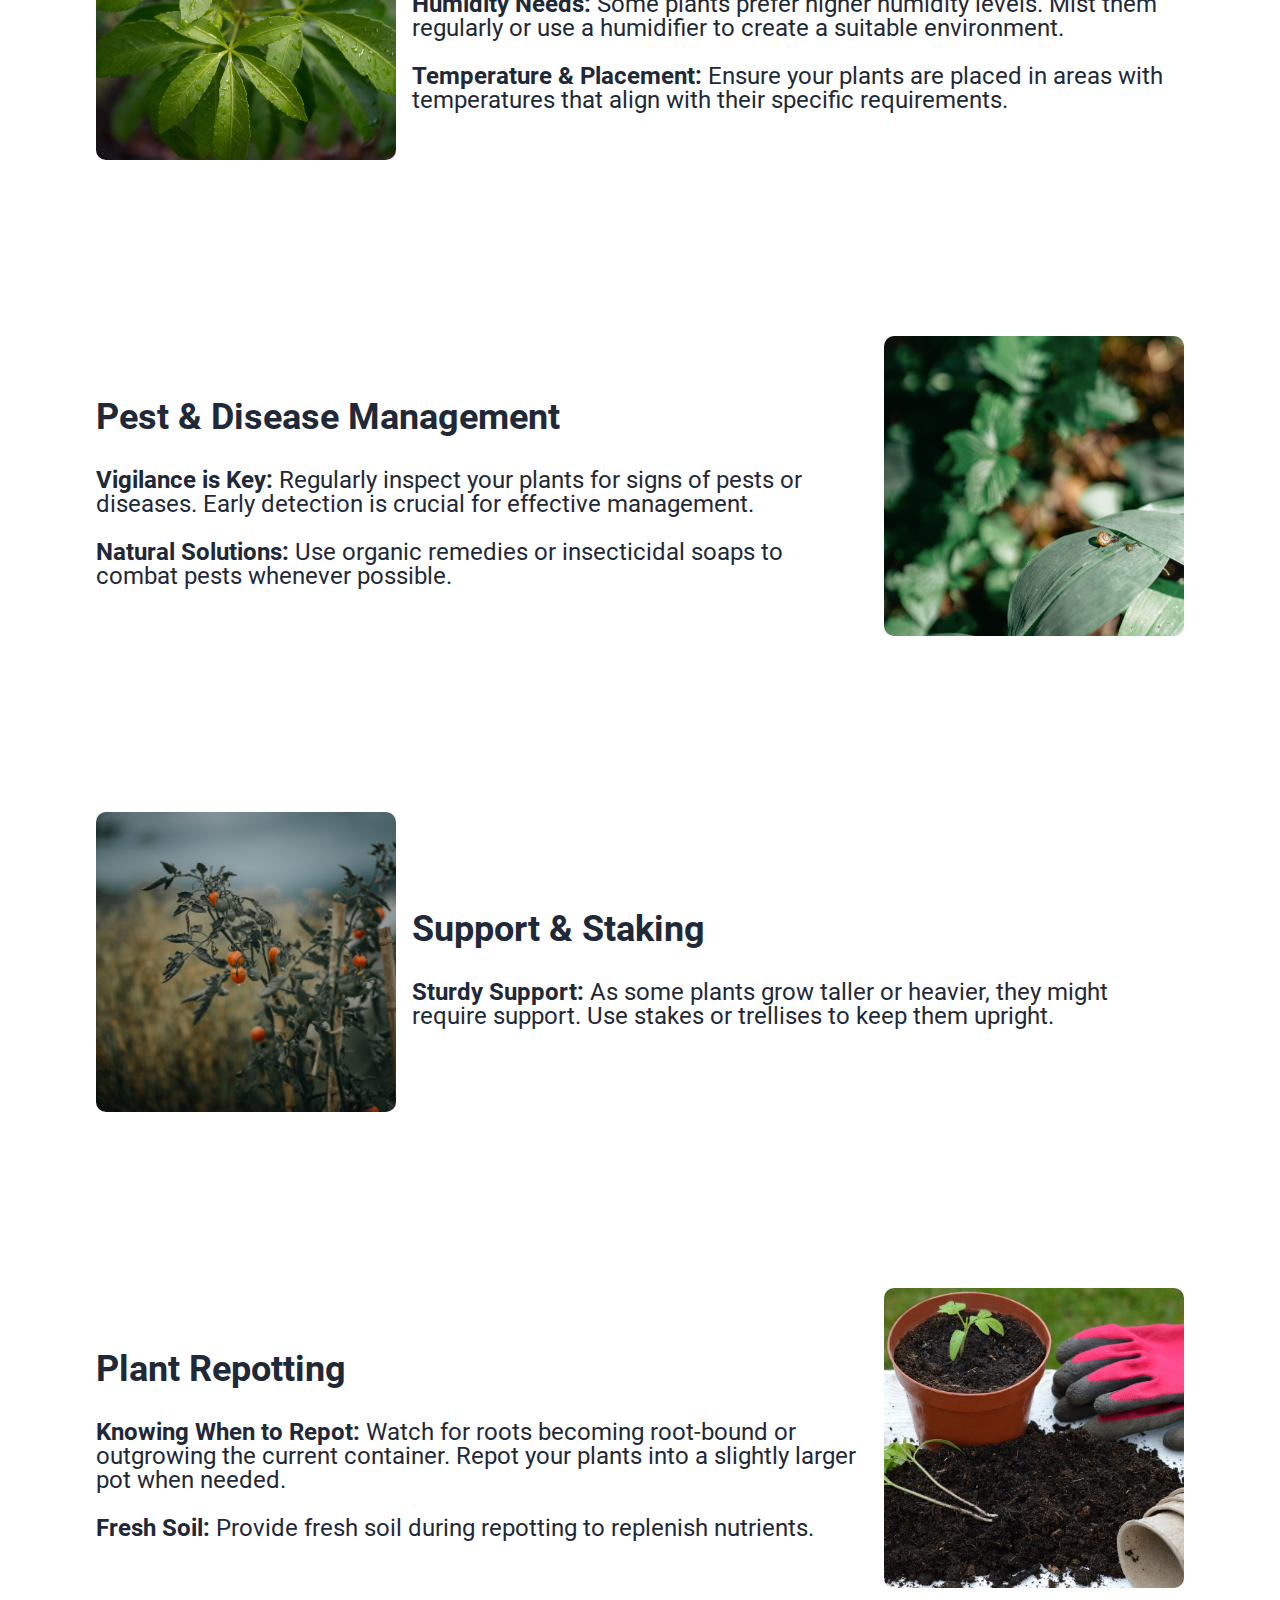
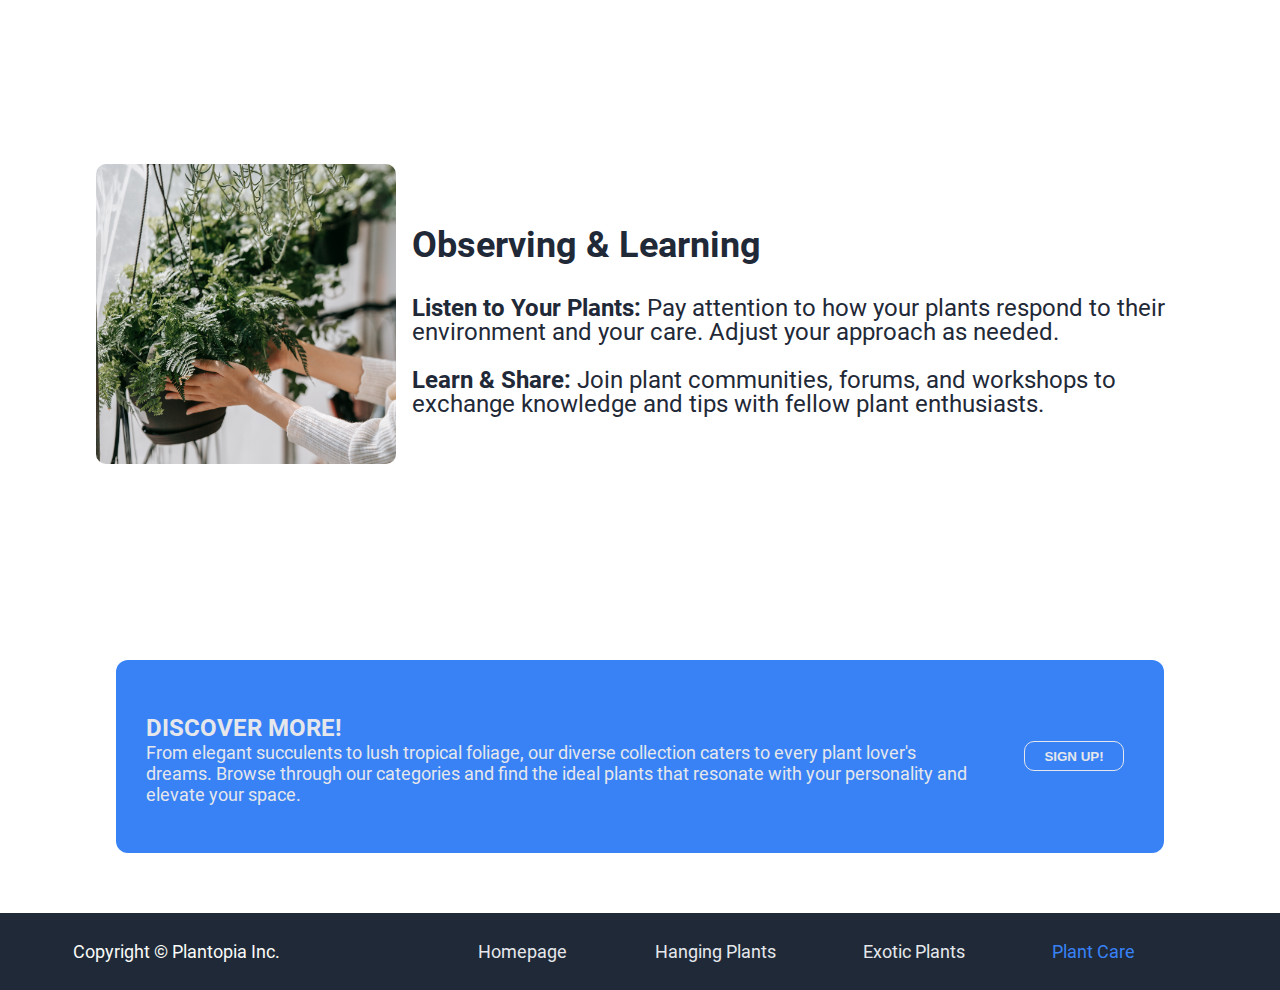
<file: pages/plant-care.html>
<!DOCTYPE html>
<html lang="en">
<head>
    <meta charset="UTF-8">
    <meta name="viewport" content="width=device-width, initial-scale=1.0">
    <link rel="stylesheet" type="text/css" href="../style.css">
    <link rel="stylesheet" type="text/css" href="../card.css">
    <title>How to care of your plants</title>
</head>
<body>
    <header>
        <nav>
            <div class="container">
                <div class="row">
                    <a href="../index.html" class="header-logo">
                        <img class="img-logo" src="../img/logo.png" alt="Plantopia's logo; a watering can">
                        <h1>Plantopia</h1>
                    </a>
                    <div class="navigation-links">
                        <a href="./hanging_plants.html">Hanging Plants</a>
                        <a href="./exotic.html">Exotic Plants</a>
                        <a href="./plant-care.html" class="active">Plant Care</a>
                    </div>
                </div>
            </div>
        </nav>
    </header>
    <main>
        <section class="hero plant-care">
            <div class="hero-overlay">
                <div class="container">
                    <h2>Plant Care Guide: Nurturing Your Green Companions</h2>
                    <p>
                        Whether you're a seasoned plant parent or just starting
                        your green journey, our comprehensive plant care guide is
                        here to help you nurture your plants with love and
                        expertise. With a little knowledge and a whole lot of TLC,
                        you can watch your green companions flourish and bring life
                        and beauty to your living spaces.
                    </p>
                </div>
            </div>
        </section>
        <section class="container">
            <div class="card">
                <div class="card-text pe-2">
                    <h2>Understanding Your Plants</h2>
                    <p>
                        Before diving into plant care tips, it's essential to
                        understand the basics of your plants. Each species has its
                        unique requirements and characteristics. Take time to identify
                        your plants, learn about their growth patterns, and familiarize
                        yourself with their specific needs. This knowledge will be your
                        foundation for successful plant care.
                    </p>
                </div>
                <picture class="card-pic">
                    <img src="../img/plant-care-1.jpg" alt="">
                </picture>
            </div>
            <div class="card">
                <div class="card-text ps-2">
                    <h2>The Sunlight Dance</h2>
                    <p>
                        <strong>Sunlight</strong>: The lifeline of plants! Pay attention to
                        the amount of light your plants need. Some thrive in bright, direct
                        sunlight, while others prefer partial shade. Observe your
                        plant's behavior and position them accordingly to optimize
                        their light exposure.
                    </p>
                    <p>
                        <strong>Rotation:</strong> For even growth, give your plants
                        a quarter turn regularly to ensure all sides receive equal
                        sunlight.
                    </p>
                </div>
                <picture class="card-pic">
                    <img src="../img/plant-care-2.jpg" alt="">
                </picture>
            </div>
            <div class="card">
                <div class="card-text pe-2">
                    <h2>Watering Wisdom</h2>
                    <p>
                        <strong>Watering Frequency:</strong> The golden rule of
                        watering is moderation. Overwatering can lead to root rot,
                        while underwatering can cause dehydration. Understand your
                        plant's water needs and create a watering schedule that suits
                        them.
                    </p>
                    <p>
                        <strong>Watering Technique: </strong>Water directly at the
                        base of the plant to prevent wetting the foliage
                        excessively.
                    </p>
                    <p>
                        <strong>Drainage Matters:</strong> Ensure your pots have
                        drainage holes to avoid waterlogged soil.
                    </p>
                </div>
                <picture class="card-pic">
                    <img src="../img/plant-care-3.jpg" alt="">
                </picture>
            </div>
            <div class="card">
                <div class="card-text ps-2">
                    <h2>Soil & Fertilizer</h2>
                    <p>
                        <strong>Quality Soil:</strong> Invest in good-quality,
                        well-draining soil specific to your plant's needs. Different
                        plants require different soil compositions.
                    </p>
                    <p>
                        <strong>Feeding Nutrients:</strong> Regularly fertilize your
                        plants during their active growing seasons. Follow the
                        recommended dosage to avoid overfeeding.
                    </p>
                </div>
                <picture class="card-pic">
                    <img src="../img/plant-care-4.jpg" alt="">
                </piture>
            </div>
            <div class="card">
                <div class="card-text pe-2">
                    <h2>Pruning & Grooming</h2>
                    <p>
                        <strong>Pruning Tips:</strong> Trim dead or yellowing leaves
                        and spent flowers. Pruning encourages new growth and enhances
                        the overall appearance of your plants.
                    </p>
                    <p>
                        <strong>Grooming TLC:</strong> Dust off leaves gently to keep
                        them clean and unblock their ability to photosynthesize
                        efficiently.
                    </p>
                </div>
                <picture class="card-pic">
                    <img src="../img/plant-care-5.jpg" alt="">
                </picture>
            </div>
            <div class="card">
                <div class="card-text ps-2">
                    <h2>Humidity & Environment</h2>
                    <p>
                        <strong>Humidity Needs:</strong> Some plants prefer higher
                        humidity levels. Mist them regularly or use a humidifier to
                        create a suitable environment.
                    </p>
                    <p>
                        <strong>Temperature & Placement:</strong> Ensure your plants
                        are placed in areas with temperatures that align with their
                        specific requirements.
                    </p>
                </div>
                <picture class="card-pic">
                    <img src="../img/plant-care-6.jpg" alt="">
                </picture>
            </div>
            <div class="card">
                <div class="card-text pe-2">
                    <h2>Pest & Disease Management</h2>
                    <p>
                        <strong>Vigilance is Key:</strong> Regularly inspect your
                        plants for signs of pests or diseases. Early detection is
                        crucial for effective management.
                    </p>
                    <p>
                        <strong>Natural Solutions:</strong> Use organic remedies or
                        insecticidal soaps to combat pests whenever possible.
                    </p>
                </div>
                <picture class="card-pic">
                    <img src="../img/plant-care-7.jpg" alt="">
                </picture>
            </div>
            <div class="card">
                <div class="card-text ps-2">
                    <h2>Support & Staking</h2>
                    <p>
                        <strong>Sturdy Support:</strong> As some plants grow taller or
                        heavier, they might require support. Use stakes or trellises to
                        keep them upright.
                    </p>
                </div>
                <picture class="card-pic">
                    <img src="../img/plant-care-8.jpg" alt="">
                </picture>
            </div>
            <div class="card">
                <div class="card-text pe-2">
                    <h2>Plant Repotting</h2>
                    <p>
                        <strong>Knowing When to Repot:</strong> Watch for roots
                        becoming root-bound or outgrowing the current container. Repot
                        your plants into a slightly larger pot when needed.
                    </p>
                    <p>
                        <strong>Fresh Soil:</strong> Provide fresh soil during
                        repotting to replenish nutrients.
                    </p>
                </div>
                <picture class="card-pic">
                    <img src="../img/plant-care-9.jpg" alt="">
                </picture>
            </div>
            <div class="card">
                <div class="card-text ps-2">
                    <h2>Observing & Learning</h2>
                    <p>
                        <strong>Listen to Your Plants:</strong> Pay attention to
                        how your plants respond to their environment and your care.
                        Adjust your approach as needed.
                    </p>
                    <p>
                        <strong>Learn & Share:</strong> Join plant communities,
                        forums, and workshops to exchange knowledge and tips with
                        fellow plant enthusiasts.
                    </p>
                </div>
                <picture class="card-pic">
                    <img src="../img/plant-care-10.jpg" alt="">
                </picture>
            </div>
        </section>
        <section class="container row" ID="cta">
            <div class="call-to-action">
                <div class="info">
                    <h3>DISCOVER MORE!</h3>
                    <p>From elegant succulents to lush tropical foliage, our diverse collection caters to every plant
                        lover's dreams.
                        Browse through our categories and find the ideal plants that resonate with your personality and
                        elevate your space.
                    </p>
                </div>
                <button class="btn">SIGN UP!</button>
            </div>
        </section>
    </main>
    <footer>
        <div class="container row" ID="copyright">
            <p>Copyright © Plantopia Inc.</p>
        </div>
        <div>
            <nav class="navigation-links">
                <a href="../index.html">Homepage</a>
                <a href="./hanging_plants.html">Hanging Plants</a>
                <a href="./exotic.html">Exotic Plants</a>
                <a href="./plant-care.html" class="active">Plant Care</a>
            </nav>
        </div>
    </footer>
</body>
</html>
</file>
<file: style.css>
@font-face {
    font-family: 'Roboto';
    src: url(fonts/roboto/Roboto-Regular.ttf) format('truetype');
    font-weight: normal;
}

@font-face {
    font-family: 'Roboto';
    src: url(fonts/roboto/Roboto-Bold.ttf) format('truetype');
    font-weight: bold;
}

@font-face {
    font-family: 'Roboto';
    src: url(fonts/roboto/Roboto-Black.ttf) format('truetype');
    font-weight: 900;
}

@font-face {
    font-family: 'Roboto-LightItalic';
    src: url(fonts/roboto/Roboto-LightItalic.ttf) format('truetype');
}

:root {
    --bg-dark: #1f2937;
    --bg-light: #e5e7eb;
    --accent-color: #3882f6;
    --bright-primary-text: #f9faf8;
    --bright-secondary-text: #e5e7eb;
    --dark-text: #1f2937;

    --extra-large-font: 48px;
    --large-font: 36px;
    --medium-font: 24px;
    --small-font: 18px;

    --border-radius: 10px;
}

* {
    box-sizing: border-box;
}

html, body {
    padding: 0;
    margin: 0;
    font-family: 'Roboto', sans-serif;
    color: var(--dark-text);
}

.btn {
    background-color: var(--accent-color);
    border-radius: var(--border-radius);
    border: 0;
    width: 100px;
    min-width: 100px;
    height: 30px;
    font-weight: bold;
    color: var(--bright-primary-text);
}

.container {
    max-width: 1200px;
    margin: 0 auto;
    padding: 0 1rem;
}

.container-sm {
    max-width: 900px;
    margin: 0 auto;
    padding: 0 1rem;
}

.row {
    display: flex;
}

.row.wrap {
    flex-wrap: wrap;
}

.row > * {
    flex: 1;
}

.text-right {
    text-align: right;
}

.m-0 {
    margin: 0;
}

.pe-2 {
    padding-right: 1rem;
}

.ps-2 {
    padding-left: 1rem;
}

header {
    background-color: var(--bg-dark);
    padding: 20px 0;
}

nav a {
    text-decoration: none;
    color: var(--bright-secondary-text);
    font-size: var(--small-font);

    transition: 0.2s;
}

nav a:hover {
    color: var(--accent-color);
}

.header-logo {
    display: flex;
}

.header-logo > h1 {
    margin: auto 10px;
    font-size: 24px;
    color: var(--bright-primary-text);
}

.img-logo {
    height: 50px;
    padding-bottom: 10px;
}

.navigation-links {
    display: flex;
    justify-content: space-evenly;
    margin: auto 0;
}

.navigation-links .active {
    color: var(--accent-color);
}

footer {
    display: flex;
    background-color: var(--bg-dark);
    color: var(--bright-primary-text);
    padding: 10px;
}

#copyright {
    align-self: start;
    font-size: var(--small-font);
}

.call-to-action {
    background-color: var(--accent-color);
    color: var(--bright-secondary-text);
    margin: 60px;
    padding: 30px;
    border-radius: 12px;
    display: flex;
    align-items: center;
}

.call-to-action button {
    margin: 10px;
    border: 1px solid var(--bright-secondary-text);
    color: var(--bright-secondary-text);
}

.info h3 {
    margin-bottom: 0;
    font-size: var(--medium-font);
}

.info p {
    margin-top: 0;
    font-size: var(--small-font);
    padding-right: 30px;
}

footer div:last-child {
    margin: auto;
    width: 66%;
    justify-content: space-evenly;
}

@media (max-width: 599px) {
    .container.row, .call-to-action {
        flex-direction: column;
        justify-content: center;
    }
    
    footer {
        flex-direction: column;
    }

    footer div:last-child {
        flex-wrap: wrap;
        width: 100%;
    }

    footer .navigation-links {
        gap: 12px;
    }
}
</file>
<file: landing_page.css>
.main-hero {
    background-color: var(--bg-dark);
    padding: 60px 0;
}

.main-hero .container {
    gap: 10px;
}

.main-hero-title {
    color: var(--bright-primary-text);
    font-size: var(--extra-large-font);
}

.main-hero-subtext {
    color: var(--bright-secondary-text);
    font-size: var(--small-font);
    padding-right: 1rem;
}

.main-hero img {
    width: 100%;
    padding-top: 1rem;
    margin: auto 0;
    max-height: 300px;
    object-fit: cover;
}

.main-hero-img {
    margin: auto;
}

/* SECOND SECTION  */

.why-plantopia {
    display: flex;
    flex-direction: column;
    margin-top: 80px;
}

.why-plantopia h2 {
    text-align: center;
    font-size: 36px;
}

.why-plantopia section {
    justify-content: space-between;
    padding: 16px;
}

.item {
    display: flex;
    flex-direction: column;
    align-items: center;
    max-width: 20%;
}

.item p {
    text-align: center;
}

.reason-img {
    height: 150px;
    width: 150px;
    border-radius: var(--border-radius);
    border: 4px solid var(--accent-color);
    object-fit: cover;
}

/* QUOTE SECTION */

.quote-section {
    background-color: var(--bg-light);
    padding: 80px;
    margin-top: 80px;
}

.quote-section blockquote {
    font-family: 'Roboto-LightItalic', sans-serif;
    color: #1f2937;
}

.quote-section div {
    margin: auto;
}

.quote {
    font-size: 36px;
}

.quote-name {
    font-size: 24px;
}

@media (max-width: 899px) {
    .main-hero {
        padding: 60px 20px;
    }

    .main-hero-text {
        margin-bottom: 10px;
    }

    .main-hero-text .btn {
        align-self: center;
    }

    .quote-section {
        padding: 80px 20px;
    }

    .item {
        max-width: unset;
    }

    .why-plantopia section {
        flex-wrap: wrap;
    }
}
</file>
<file: card.css>
.hero {
    height: 400px;
}

.exotic {
    background-image: url('./img/exotic_plants.jpg');
    background-size: cover;
}
.hanging_plants {
    background-image: url('./img/hanging_plants.jpg');
    background-size: cover;
    background-position: center;
}

.plant-care {
    background-image: url('./img/plant-care-hero.jpg');
    background-size: cover;
    background-position: center;
}

.hero-overlay {
    backdrop-filter: blur(5px);
    position: relative;
    height: 100%;
    width: 100%;

    color: var(--bright-primary-text);
    text-align: right;
    padding: 30px;

    display: flex;
    flex-direction: column;
    justify-content: end;
}

.hero-overlay h2 {
    font-size: var(--extra-large-font);
    margin-top: 0;
}

.hero-overlay p {
    font-size: var(--small-font);
}

.card {
    display: flex;
    margin: 90px auto;
    font-size: var(--medium-font);
    border-radius: var(--border-radius);
    color: inherit;
    padding: 40px;
    align-items: center;
}

.plants .card {
    background-color: var(--bg-dark);
    color: var(--bright-secondary-text);
}

.card-section h2 {
    font-size: var(--large-font);
}

.card-text {
    margin: auto 0;
}

.card-text p {
    line-height: 1.5rem;
}

.card-pic img {
    object-fit: cover;
    width: 300px;
    height: 300px;
    border-radius: var(--border-radius);
}

.card-pic {
    border-radius: var(--border-radius);
}

.card:nth-child(even) {
    flex-direction: row-reverse;
    
}

@media (max-width: 599px) {
    .hero {
        height: auto;
    }
}

@media (max-width: 899px) {
    .card, .card:nth-child(2n) {
        flex-direction: column;
    }

    .card-pic {
        width: 100%;
    }

    .card-pic img {
        width: inherit;
    }
}
</file>
